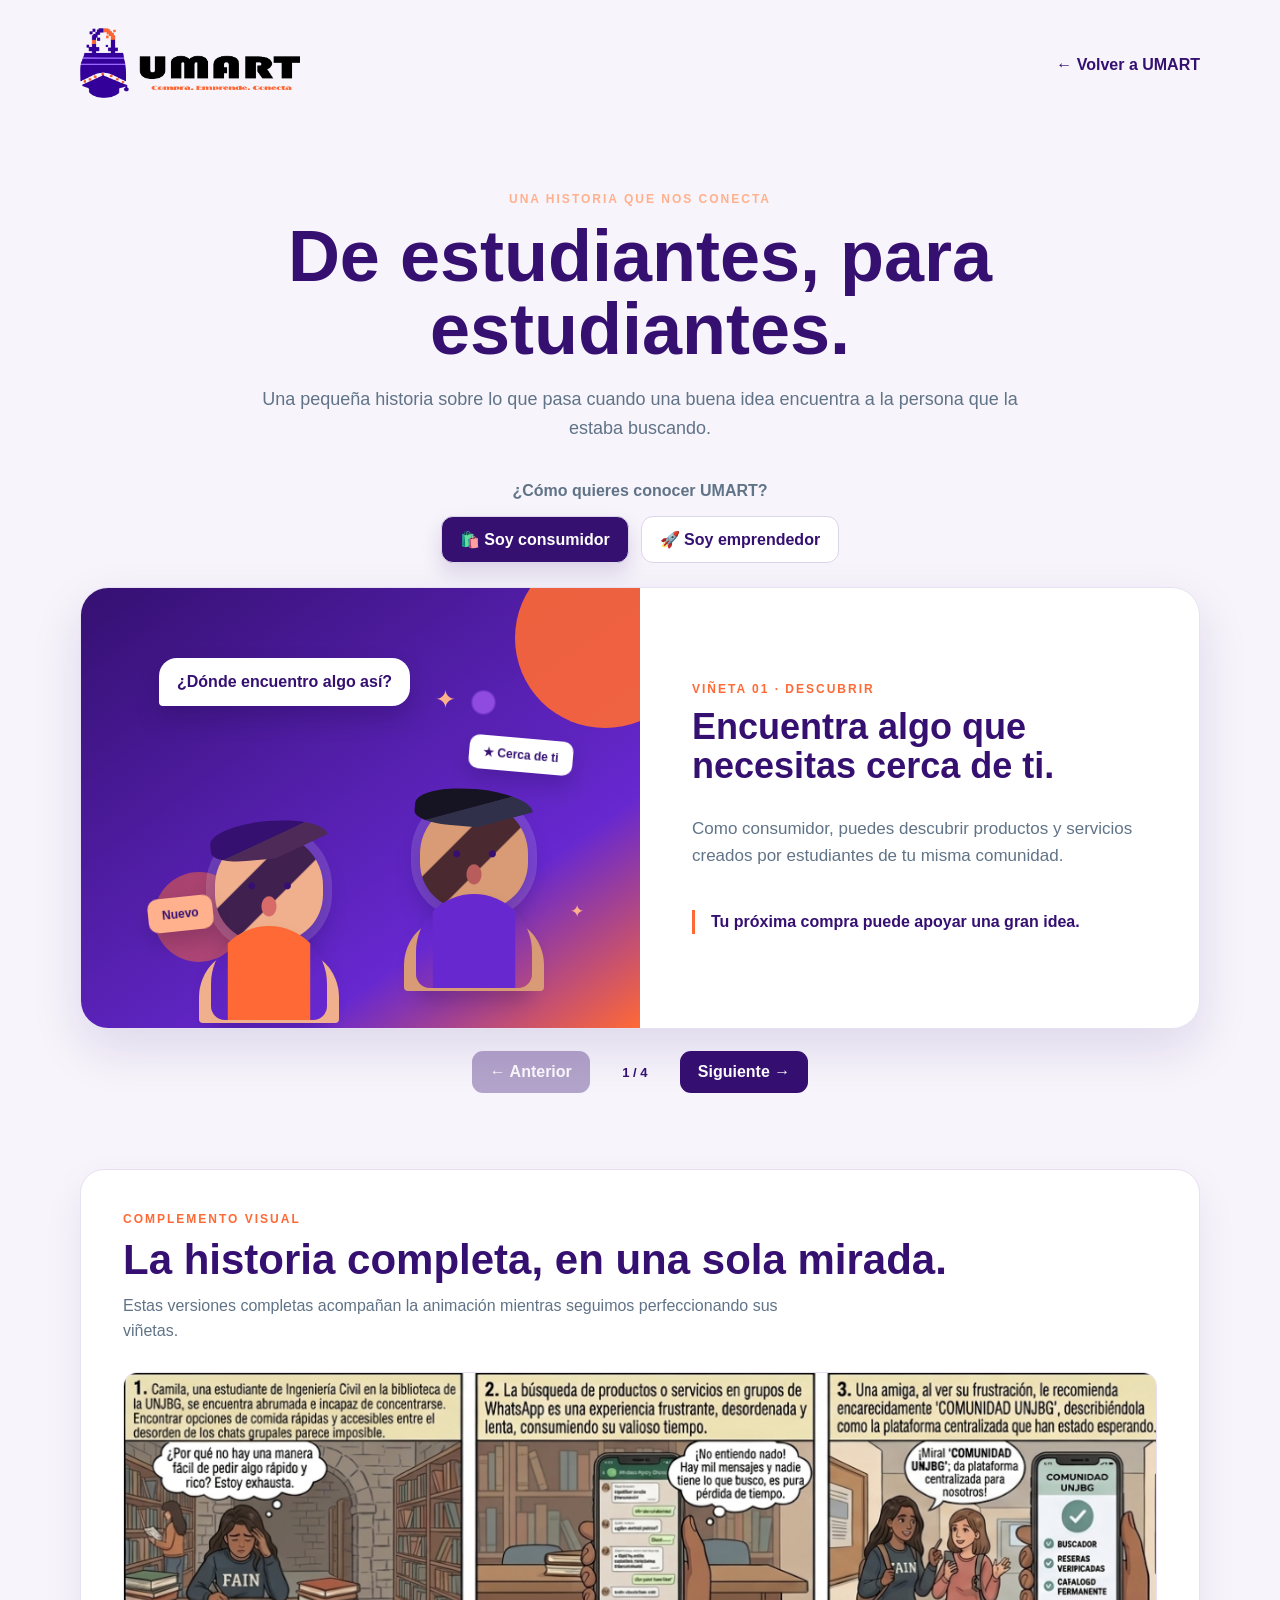
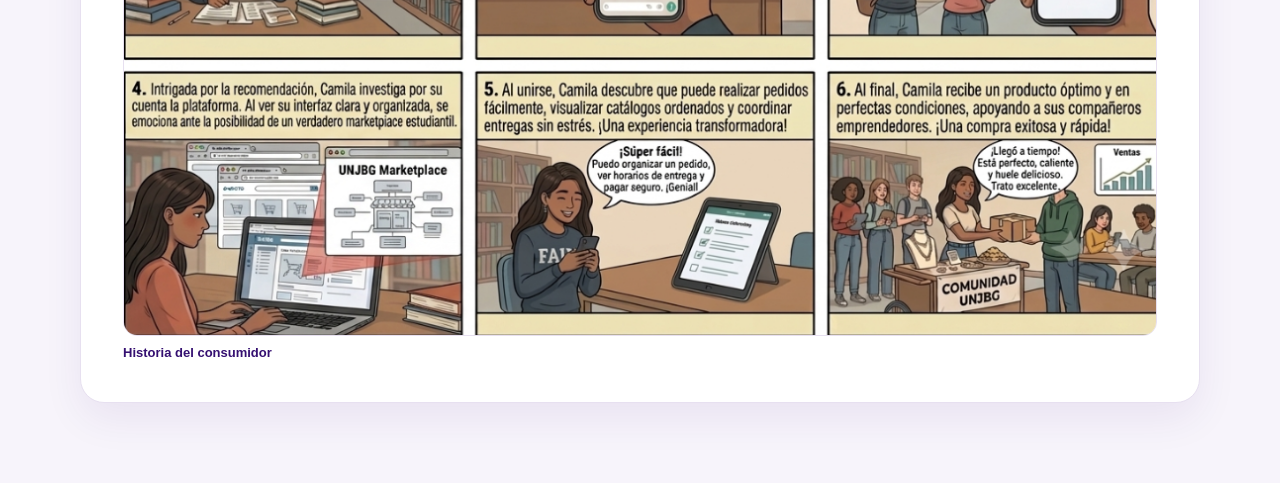
<file: storyboard.html>
<!doctype html>
<html lang="es">
<head>
  <meta charset="utf-8">
  <meta name="viewport" content="width=device-width, initial-scale=1">
  <title>UMART | De estudiantes, para estudiantes</title>
  <link rel="stylesheet" href="styles.css">
</head>
<body class="story-body">
  <main class="story-page">
    <header class="story-header">
      <a href="Landing.html"><img src="LOGO_UMART.png" alt="UMART: Compra, Emprende, Conecta"></a>
      <a class="story-back" href="Landing.html">← Volver a UMART</a>
    </header>
    <section class="story-intro">
      <div class="eyebrow">Una historia que nos conecta</div>
      <h1>De estudiantes, para estudiantes.</h1>
      <p>Una pequeña historia sobre lo que pasa cuando una buena idea encuentra a la persona que la estaba buscando.</p>
    </section>
    <section class="storyboard" aria-label="Storyboard de UMART">
      <div class="story-audience-picker" role="group" aria-label="Elige cómo quieres leer la historia">
        <p>¿Cómo quieres conocer UMART?</p>
        <button class="story-audience-button active" type="button" data-profile="consumidor" aria-pressed="true">🛍️ Soy consumidor</button>
        <button class="story-audience-button" type="button" data-profile="emprendedor" aria-pressed="false">🚀 Soy emprendedor</button>
      </div>
      <article class="story-scene active">
        <div class="story-scene-art" role="img" aria-label="Viñeta 1 del storyboard para consumidores">
          <div class="story-spark spark-one">✦</div><div class="story-spark spark-two">✦</div>
          <div class="story-bubble" data-story-bubble>¿Dónde encuentro algo así?</div>
          <div class="story-card card-one" data-story-card-one>★ Cerca de ti</div><div class="story-card card-two" data-story-card-two>Novedoso</div>
          <div class="story-person person-one"></div><div class="story-person person-two"></div>
        </div>
        <div class="story-copy"><span class="story-number" data-story-number>VIÑETA 01 · DESCUBRIR</span><h2 data-story-title>Encuentra algo que necesitas cerca de ti.</h2><p data-story-copy>Como consumidor, puedes descubrir productos y servicios creados por estudiantes de tu misma comunidad.</p><div class="story-reflection" data-story-reflection>Tu próxima compra puede apoyar una gran idea.</div></div>
      </article>
      <div class="story-controls"><button class="story-button" id="story-prev" type="button" disabled>← Anterior</button><span class="story-count" aria-live="polite">1 / 4</span><button class="story-button" id="story-next" type="button">Siguiente →</button></div>
      <section class="story-complement" aria-label="Storyboards completos">
        <div><span class="story-number">COMPLEMENTO VISUAL</span><h2>La historia completa, en una sola mirada.</h2><p>Estas versiones completas acompañan la animación mientras seguimos perfeccionando sus viñetas.</p></div>
        <div class="story-complement-grid"><figure class="active" data-complement-profile="consumidor"><img src="Storyboard.png/StoryboardConsumidor.png" alt="Storyboard completo del consumidor"><figcaption>Historia del consumidor</figcaption></figure><figure data-complement-profile="emprendedor"><img src="Storyboard.png/storyboardEmprendedor.png" alt="Storyboard completo del emprendedor"><figcaption>Historia del emprendedor</figcaption></figure></div>
      </section>
    </section>
  </main>
  <script>
    const scene = document.querySelector('.story-scene');
    const sceneArt = document.querySelector('.story-scene-art');
    const count = document.querySelector('.story-count');
    const previous = document.querySelector('#story-prev');
    const next = document.querySelector('#story-next');
    const profileButtons = [...document.querySelectorAll('[data-profile]')];
    const storyNumber = document.querySelector('[data-story-number]');
    const storyTitle = document.querySelector('[data-story-title]');
    const storyCopy = document.querySelector('[data-story-copy]');
    const storyReflection = document.querySelector('[data-story-reflection]');
    const storyBubble = document.querySelector('[data-story-bubble]');
    const storyCardOne = document.querySelector('[data-story-card-one]');
    const storyCardTwo = document.querySelector('[data-story-card-two]');
    const complementFigures = [...document.querySelectorAll('[data-complement-profile]')];
    const stories = {
      consumidor: {
        label: 'consumidores',
        scenes: [
          ['VIÑETA 01 · DESCUBRIR', 'Encuentra algo que necesitas cerca de ti.', 'Como consumidor, puedes descubrir productos y servicios creados por estudiantes de tu misma comunidad.', 'Tu próxima compra puede apoyar una gran idea.', '¿Dónde encuentro algo así?', '★ Cerca de ti', 'Nuevo'],
          ['VIÑETA 02 · EXPLORAR', 'Compara opciones pensadas para ti.', 'Explora publicaciones, revisa precios y encuentra lo que buscas sin perder tiempo en distintos grupos.', 'Cuando todo está en un solo lugar, elegir es más sencillo.', 'Quiero ver mis opciones', 'Mejor valorado', 'S/ 25'],
          ['VIÑETA 03 · CONECTAR', 'Habla directamente con quien vende.', 'Resuelve tus dudas y coordina tu compra con una persona real de tu campus.', 'La confianza también se construye conversando.', '¿Todavía tienes disponible?', 'Respuesta rápida', 'Campus'],
          ['VIÑETA 04 · APOYAR', 'Comprar aquí también mueve tu comunidad.', 'Cada compra ayuda a que el talento de otro estudiante siga creciendo.', 'Tu decisión puede abrirle espacio a una nueva historia.', '¡Gracias por apoyar!', 'Compra local', 'Conectados']
        ]
      },
      emprendedor: {
        label: 'emprendedores',
        scenes: [
          ['VIÑETA 01 · EMPEZAR', 'Tienes una idea que merece ser vista.', 'Como emprendedor, puedes convertir lo que sabes hacer en una propuesta para tu comunidad universitaria.', 'Toda oportunidad comienza cuando te animas a mostrarla.', 'Tengo algo que compartir', 'Mi emprendimiento', 'Idea nueva'],
          ['VIÑETA 02 · PUBLICAR', 'Crea tu vitrina dentro del campus.', 'Publica tus productos o servicios y organiza tu catálogo para que las personas encuentren lo que ofreces.', 'Tu talento se vuelve más visible cuando está en el lugar correcto.', 'Publicar producto', 'Tu catálogo', 'Listo'],
          ['VIÑETA 03 · CONECTAR', 'Llega a quienes ya están buscando.', 'Recibe consultas de estudiantes y conversa directamente con posibles compradores.', 'Una conversación puede convertirse en tu próximo cliente.', 'Tengo una consulta', 'Nuevo contacto', 'En línea'],
          ['VIÑETA 04 · CRECER', 'Haz crecer tu emprendimiento con tu comunidad.', 'Cada publicación, recomendación y compra te acerca a nuevas oportunidades dentro del campus.', 'Cuando tu emprendimiento avanza, toda la comunidad gana.', '¡Tenemos un pedido!', 'Nueva oportunidad', 'Celebrar']
        ]
      }
    };
    let profile = 'consumidor';
    let current = 0;
    const showScene = (index) => {
      const story = stories[profile];
      current = Math.max(0, Math.min(index, story.scenes.length - 1));
      const [number, title, copy, reflection, bubble, cardOne, cardTwo] = story.scenes[current];
      sceneArt.setAttribute('aria-label', `Viñeta ${current + 1} del storyboard para ${story.label}`);
      storyNumber.textContent = number;
      storyTitle.textContent = title;
      storyCopy.textContent = copy;
      storyReflection.textContent = reflection;
      storyBubble.textContent = bubble;
      storyCardOne.textContent = cardOne;
      storyCardTwo.textContent = cardTwo;
      complementFigures.forEach((figure) => figure.classList.toggle('active', figure.dataset.complementProfile === profile));
      count.textContent = `${current + 1} / ${story.scenes.length}`;
      previous.disabled = current === 0;
      next.disabled = current === story.scenes.length - 1;
      scene.classList.remove('active');
      window.requestAnimationFrame(() => scene.classList.add('active'));
    };
    profileButtons.forEach((button) => button.addEventListener('click', () => {
      profile = button.dataset.profile;
      current = 0;
      profileButtons.forEach((item) => { item.classList.toggle('active', item === button); item.setAttribute('aria-pressed', item === button ? 'true' : 'false'); });
      showScene(current);
    }));
    previous.addEventListener('click', () => showScene(current - 1));
    next.addEventListener('click', () => showScene(current + 1));
    showScene(0);
  </script>
</body>
</html>
</file>
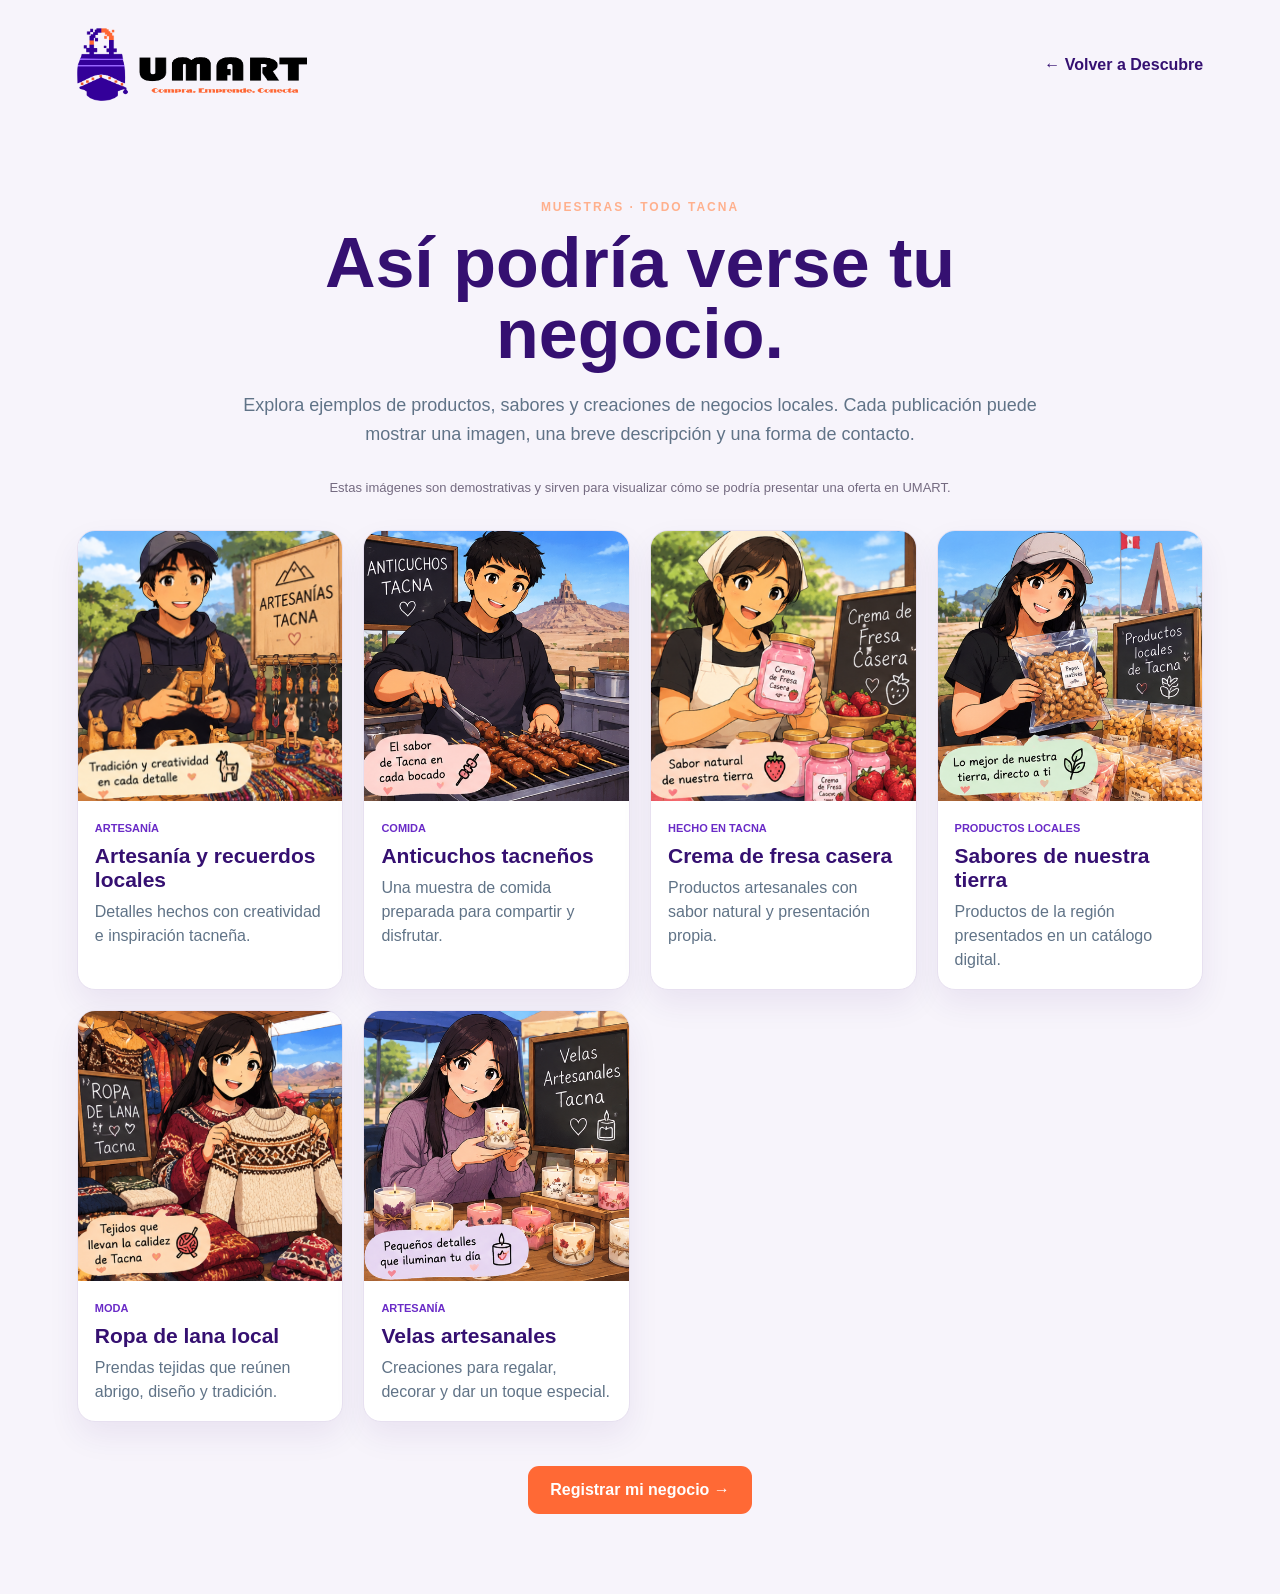
<file: html/galeria-tacna.html>
<!doctype html>
<html lang="es">
<head>
  <meta charset="utf-8">
  <meta name="viewport" content="width=device-width, initial-scale=1">
  <title>UMART | Muestras de negocios de Tacna</title>
  <link rel="stylesheet" href="../css/styles.css">
</head>
<body class="gallery-body">
  <main class="gallery-page">
    <header class="gallery-header">
      <a href="landingPage.html"><img src="../assets/LOGO_UMART.png" alt="UMART: Compra, Emprende, Conecta"></a>
      <a class="platform-back" href="landingPage.html#descubre">← Volver a Descubre</a>
    </header>
    <section class="gallery-hero">
      <div class="eyebrow">Muestras · Todo Tacna</div>
      <h1>Así podría verse tu negocio.</h1>
      <p>Explora ejemplos de productos, sabores y creaciones de negocios locales. Cada publicación puede mostrar una imagen, una breve descripción y una forma de contacto.</p>
    </section>
    <p class="demo-gallery-note">Estas imágenes son demostrativas y sirven para visualizar cómo se podría presentar una oferta en UMART.</p>
    <section class="demo-catalog-grid" aria-label="Ejemplos de productos y negocios locales">
      <article class="demo-catalog-card" id="artesania"><img src="../assets/Pictures.png/Artesan%C3%ADa.png" alt="Artesanías y recuerdos de Tacna"><div><span class="cat">ARTESANÍA</span><h2>Artesanía y recuerdos locales</h2><p>Detalles hechos con creatividad e inspiración tacneña.</p></div></article>
      <article class="demo-catalog-card" id="anticuchos"><img src="../assets/Pictures.png/comida.png" alt="Anticuchos preparados en Tacna"><div><span class="cat">COMIDA</span><h2>Anticuchos tacneños</h2><p>Una muestra de comida preparada para compartir y disfrutar.</p></div></article>
      <article class="demo-catalog-card" id="crema-fresa"><img src="../assets/Pictures.png/CremaFresa.png" alt="Crema de fresa casera"><div><span class="cat">HECHO EN TACNA</span><h2>Crema de fresa casera</h2><p>Productos artesanales con sabor natural y presentación propia.</p></div></article>
      <article class="demo-catalog-card" id="productos-locales"><img src="../assets/Pictures.png/ProductoLocal.png" alt="Papas nativas y productos locales de Tacna"><div><span class="cat">PRODUCTOS LOCALES</span><h2>Sabores de nuestra tierra</h2><p>Productos de la región presentados en un catálogo digital.</p></div></article>
      <article class="demo-catalog-card" id="ropa-lana"><img src="../assets/Pictures.png/RopaLana.png" alt="Prendas tejidas de lana"><div><span class="cat">MODA</span><h2>Ropa de lana local</h2><p>Prendas tejidas que reúnen abrigo, diseño y tradición.</p></div></article>
      <article class="demo-catalog-card" id="velas"><img src="../assets/Pictures.png/VelaArtesanal.png" alt="Velas artesanales"><div><span class="cat">ARTESANÍA</span><h2>Velas artesanales</h2><p>Creaciones para regalar, decorar y dar un toque especial.</p></div></article>
    </section>
    <a class="btn orange gallery-cta" href="https://campus-emprende.vercel.app/" target="_blank" rel="noopener noreferrer">Registrar mi negocio →</a>
  </main>
</body>
</html>
</file>
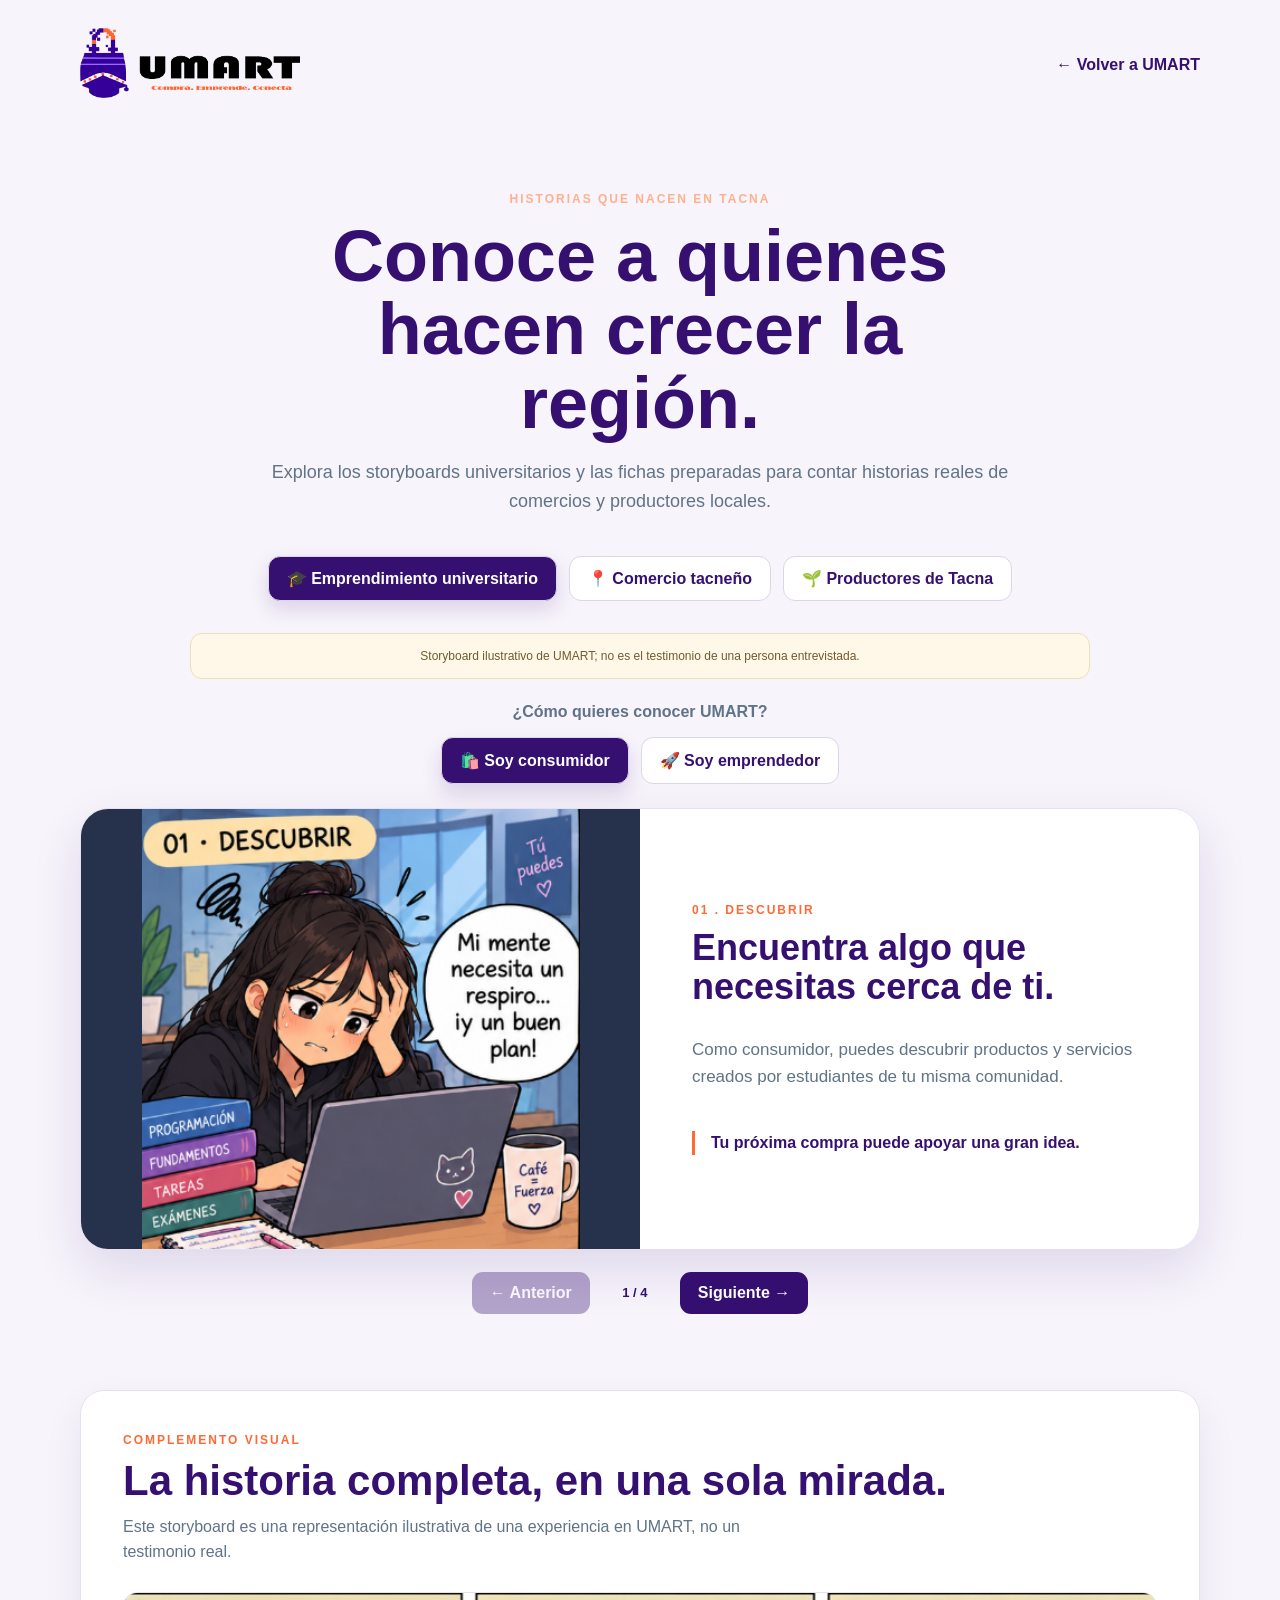
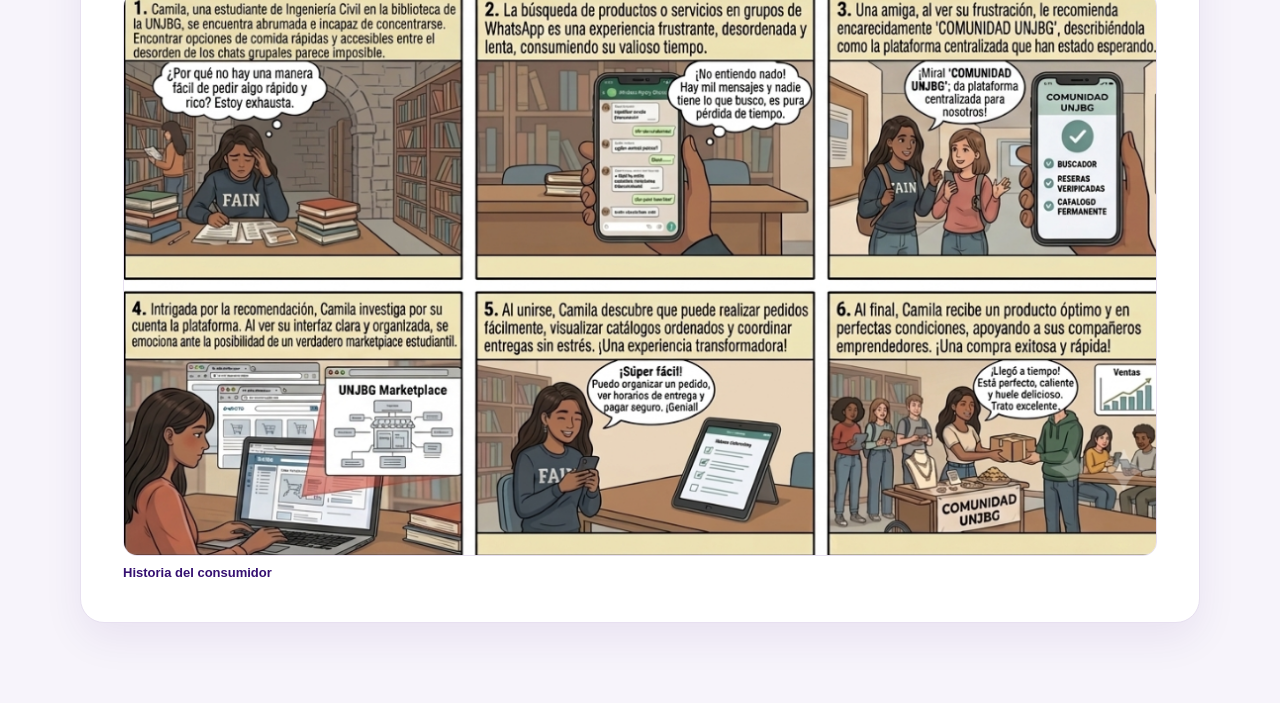
<file: html/historias.html>
<!doctype html>
<html lang="es">
<head>
  <meta charset="utf-8">
  <meta name="viewport" content="width=device-width, initial-scale=1">
  <title>UMART | Historias de Campus y Tacna</title>
  <link rel="stylesheet" href="../css/styles.css">
  <style>
    .history-mode-picker{display:flex;justify-content:center;gap:12px;flex-wrap:wrap;margin:26px auto 32px}.history-mode-button{padding:12px 18px;border:1px solid #ddd5e8;border-radius:12px;background:#fff;color:#351071;font:inherit;font-weight:900;cursor:pointer}.history-mode-button.active{background:#351071;color:#fff;box-shadow:0 8px 20px #35107126}.history-mode-button:focus-visible{outline:3px solid #ffb08d;outline-offset:3px}[hidden]{display:none!important}.local-stories{margin:0 auto 64px}.local-story-heading{text-align:center;margin:0 auto 26px;max-width:760px}.local-story-heading h2{font-size:clamp(28px,4vw,40px);color:#351071;margin:10px 0}.local-story-heading p{color:#607387;line-height:1.6}.local-case-grid{display:grid;grid-template-columns:repeat(2,minmax(0,1fr));gap:20px}.local-case{padding:26px;border:1px solid #e7e0f0;border-radius:20px;background:#fff;box-shadow:0 12px 32px #3510710c}.local-case-kicker{color:#ff6935;font-size:11px;font-weight:950;letter-spacing:1.3px;text-transform:uppercase}.local-case h3{color:#351071;font-size:23px;margin:10px 0}.local-case p{color:#607387;line-height:1.6}.case-flow{margin:18px 0;padding:15px;border-radius:12px;background:#f7f4fb;color:#51485f;line-height:1.55;font-size:14px}.case-metrics{display:grid;grid-template-columns:1fr 1fr;gap:10px;margin-top:18px}.case-metric{padding:14px;border-radius:12px;background:#f2edf8}.case-metric strong{display:block;color:#351071;font-size:24px}.case-metric span{display:block;margin-top:4px;color:#71677e;font-size:11px;line-height:1.4}.case-next{display:flex;justify-content:space-between;align-items:center;gap:16px;margin-top:22px;padding:20px;border-radius:16px;background:#351071;color:#fff}.case-next p{margin:0;color:#eadfff}.case-next a{flex:none;color:#fff;font-weight:900}@media(max-width:700px){.local-case-grid{grid-template-columns:1fr}.local-case{padding:21px}.case-next{align-items:flex-start;flex-direction:column}}
    .story-scene-art.with-comic-panel{background-color:#26324b;background-position:center;background-repeat:no-repeat;background-size:contain}.story-scene-art.with-comic-panel:before,.story-scene-art.with-comic-panel:after,.story-scene-art.with-comic-panel .story-spark,.story-scene-art.with-comic-panel .story-bubble,.story-scene-art.with-comic-panel .story-card,.story-scene-art.with-comic-panel .story-person{display:none}
  </style>
</head>
<body class="story-body">
  <main class="story-page">
    <header class="story-header">
      <a href="landingPage.html"><img src="../assets/LOGO_UMART.png" alt="UMART: Compra, Emprende, Conecta"></a>
      <a class="story-back" href="landingPage.html">← Volver a UMART</a>
    </header>
    <section class="story-intro">
      <div class="eyebrow">Historias que nacen en Tacna</div>
      <h1>Conoce a quienes hacen crecer la región.</h1>
      <p>Explora los storyboards universitarios y las fichas preparadas para contar historias reales de comercios y productores locales.</p>
    </section>
    <div class="history-mode-picker" role="group" aria-label="Selecciona un perfil">
      <button class="history-mode-button active" type="button" data-history-mode="campus" aria-pressed="true">🎓 Emprendimiento universitario</button>
      <button class="history-mode-button" type="button" data-history-mode="tacna" aria-pressed="false">📍 Comercio tacneño</button>
      <button class="history-mode-button" type="button" data-history-mode="producer" aria-pressed="false">🌱 Productores de Tacna</button>
    </div>
    <div id="campus-stories">
    <section class="storyboard" aria-label="Storyboard universitario de UMART">
      <div class="story-template-note">Storyboard ilustrativo de UMART; no es el testimonio de una persona entrevistada.</div>
      <div class="story-audience-picker" role="group" aria-label="Elige cómo quieres leer la historia">
        <p>¿Cómo quieres conocer UMART?</p>
        <button class="story-audience-button active" type="button" data-profile="consumidor" aria-pressed="true">🛍️ Soy consumidor</button>
        <button class="story-audience-button" type="button" data-profile="emprendedor" aria-pressed="false">🚀 Soy emprendedor</button>
      </div>
      <article class="story-scene active">
        <div class="story-scene-art" role="img" aria-label="Viñeta 1 del storyboard para consumidores">
          <div class="story-spark spark-one">✦</div><div class="story-spark spark-two">✦</div>
          <div class="story-bubble" data-story-bubble>¿Dónde encuentro algo así?</div>
          <div class="story-card card-one" data-story-card-one>★ Cerca de ti</div><div class="story-card card-two" data-story-card-two>Novedoso</div>
          <div class="story-person person-one"></div><div class="story-person person-two"></div>
        </div>
        <div class="story-copy"><span class="story-number" data-story-number>01 . DESCUBRIR</span><h2 data-story-title>Encuentra algo que necesitas cerca de ti.</h2><p data-story-copy>Como consumidor, puedes descubrir productos y servicios creados por estudiantes de tu misma comunidad.</p><div class="story-reflection" data-story-reflection>Tu próxima compra puede apoyar una gran idea.</div></div>
      </article>
      <div class="story-controls"><button class="story-button" id="story-prev" type="button" disabled>← Anterior</button><span class="story-count" aria-live="polite">1 / 4</span><button class="story-button" id="story-next" type="button">Siguiente →</button></div>
      <section class="story-complement" aria-label="Storyboards completos">
        <div><span class="story-number">COMPLEMENTO VISUAL</span><h2>La historia completa, en una sola mirada.</h2><p>Este storyboard es una representación ilustrativa de una experiencia en UMART, no un testimonio real.</p></div>
        <div class="story-complement-grid"><figure class="active" data-complement-profile="consumidor"><img src="../assets/Storyboard.png/StoryboardConsumidor.png" alt="Storyboard completo del consumidor"><figcaption>Historia del consumidor</figcaption></figure><figure data-complement-profile="emprendedor"><img src="../assets/Storyboard.png/storyboardEmprendedor.png" alt="Storyboard completo del emprendedor"><figcaption>Historia del emprendedor</figcaption></figure></div>
      </section>
    </section>
    </div>
    <section id="tacna-stories" class="local-stories" hidden aria-labelledby="tacna-stories-title">
      <div class="local-story-heading"><span class="story-number">NEGOCIOS LOCALES DE TACNA</span><h2 id="tacna-stories-title">Historias de negocios que quieren llegar más lejos</h2><p>Ejemplos de cómo mercadillos, galerías y pequeños negocios podrían mostrar sus productos y conectar con nuevos compradores.</p><p class="story-template-note">Escenarios de muestra: nombres, cifras y resultados son ilustrativos; no corresponden a casos reales de UMART.</p></div>
      <div class="local-case-grid">
        <article class="local-case"><span class="local-case-kicker">CASO 01 · GALERÍA COMERCIAL “EL BAZAR”</span><h3>Un catálogo listo para compartir</h3><p>Una tienda de accesorios organiza sus productos en un catálogo digital y facilita que sus clientes consulten novedades y disponibilidad desde WhatsApp.</p><div class="case-flow"><strong>La historia:</strong> De mostrar productos solo en el local a tener una vitrina que se puede compartir diariamente con compradores de Tacna y de la región.</div><div class="case-metrics"><div class="case-metric"><strong>+65%</strong><span>Consultas por WhatsApp<br>(Incremento ilustrativo en 60 días)</span></div><div class="case-metric"><strong>240+</strong><span>Pedidos desde catálogo<br>(Cifra ilustrativa)</span></div></div></article>
        <article class="local-case"><span class="local-case-kicker">CASO 02 · PRODUCTOS REGIONALES “SABORES DE TACNA”</span><h3>Productos locales a nuevos visitantes</h3><p>Un negocio de productos regionales presenta su oferta para que visitantes de Tacna puedan descubrirla antes o durante su recorrido por la ciudad.</p><div class="case-flow"><strong>La historia:</strong> Una publicación con ubicación, catálogo y contacto directo abre oportunidades de conversación con compradores locales y visitantes de frontera.</div><div class="case-metrics"><div class="case-metric"><strong>+380</strong><span>Consultas de visitantes<br>(Cifra ilustrativa)</span></div><div class="case-metric"><strong>+40%</strong><span>Ventas a visitantes<br>(Incremento ilustrativo)</span></div></div></article>
      </div>
      <div class="case-next"><p><strong>¿Tienes un negocio en Tacna?</strong><br>Tu experiencia podría convertirse en una historia de crecimiento local.</p><a href="landingPage.html#contacto">Conversemos →</a></div>
    </section>
    <section id="producer-stories" class="local-stories producer-stories" hidden aria-labelledby="producer-stories-title">
      <div class="local-story-heading"><span class="story-number">PRODUCCIÓN LOCAL · TACNA</span><h2 id="producer-stories-title">Historias de quienes producen en Tacna</h2><p>Plantillas visuales para destacar el origen, el proceso y la oferta de productores. Las ubicaciones y testimonios se completarán cuando se validen con cada participante.</p></div>
      <div class="local-case-grid producer-story-grid">
        <article class="local-case story-template-card"><img src="../assets/Pictures.png/ProductoLocal.png" alt="Ilustración de productos regionales, usada como ejemplo y no como perfil de una persona registrada" loading="lazy" decoding="async"><div class="story-template-body"><span class="local-case-kicker">FICHA DE EJEMPLO · PRODUCTOS REGIONALES</span><h3>Del producto local a nuevos compradores</h3><p>Una estructura para conocer qué produce una persona y cómo prepara su oferta.</p><div class="story-metadata"><span>Productor/a: por entrevistar</span><span>Provincia y zona: por validar</span></div><details class="story-details"><summary>Leer historia completa</summary><div><p><strong>Cómo empezó:</strong> pendiente de entrevista.</p><p><strong>Actividad y proceso:</strong> registrar el producto, su origen y las etapas de elaboración.</p><p><strong>Desafío y motivación:</strong> completar con la experiencia expresada por su protagonista.</p><p><strong>Oferta y cómo encontrarla:</strong> confirmar presentación, temporada, disponibilidad y zona pública.</p><blockquote>«Añadir una frase real con autorización del productor o productora.»</blockquote><a href="landingPage.html#contacto">Conversemos con UMART →</a></div></details></div></article>
        <article class="local-case story-template-card"><img src="../assets/Pictures.png/RopaLana.png" alt="Ilustración de prendas textiles de lana, como ejemplo de producción local" loading="lazy" decoding="async"><div class="story-template-body"><span class="local-case-kicker">FICHA DE EJEMPLO · TEXTILES</span><h3>Tradición, materiales y trabajo local</h3><p>Una ficha para contar el proceso de producción textil y presentar una oferta regional.</p><div class="story-metadata"><span>Productor/a: por entrevistar</span><span>Zona: por validar</span></div><details class="story-details"><summary>Leer historia completa</summary><div><p><strong>Inicio y trayectoria:</strong> contenido por levantar en una entrevista.</p><p><strong>Proceso y desafío:</strong> describir materiales y trabajo solo con información confirmada.</p><p><strong>Oferta:</strong> incorporar prendas, opciones de pedido y puntos de entrega acordados.</p><blockquote>«Añadir una frase real con autorización de la persona entrevistada.»</blockquote><a href="landingPage.html#contacto">Conversemos con UMART →</a></div></details></div></article>
      </div>
      <p class="story-data-note">Todas estas fichas son estructuras de demostración; no representan testimonios, productores ni resultados reales.</p>
      <div class="case-next"><p><strong>¿Produces en Tacna?</strong><br>Conversemos para conocer tu actividad y validar qué información deseas compartir.</p><a href="landingPage.html#contacto">Hablar con UMART →</a></div>
    </section>
  </main>
  <script>
    const historyButtons=[...document.querySelectorAll('[data-history-mode]')];
    const historyViews={campus:document.querySelector('#campus-stories'),tacna:document.querySelector('#tacna-stories'),producer:document.querySelector('#producer-stories')};
    const showHistoryMode=(mode)=>{
      Object.entries(historyViews).forEach(([key,view])=>{if(view)view.hidden=key!==mode});
      historyButtons.forEach(button=>{const active=button.dataset.historyMode===mode;button.classList.toggle('active',active);button.setAttribute('aria-pressed',String(active))});
    };
    historyButtons.forEach(button=>button.addEventListener('click',()=>showHistoryMode(button.dataset.historyMode)));
    const requestedStory=new URLSearchParams(location.search).get('perfil');
    showHistoryMode(requestedStory==='productores'?'producer':'campus');
  </script>
  <script>
    const scene = document.querySelector('.story-scene');
    const sceneArt = document.querySelector('.story-scene-art');
    const count = document.querySelector('.story-count');
    const previous = document.querySelector('#story-prev');
    const next = document.querySelector('#story-next');
    const profileButtons = [...document.querySelectorAll('[data-profile]')];
    const storyNumber = document.querySelector('[data-story-number]');
    const storyTitle = document.querySelector('[data-story-title]');
    const storyCopy = document.querySelector('[data-story-copy]');
    const storyReflection = document.querySelector('[data-story-reflection]');
    const storyBubble = document.querySelector('[data-story-bubble]');
    const storyCardOne = document.querySelector('[data-story-card-one]');
    const storyCardTwo = document.querySelector('[data-story-card-two]');
    const complementFigures = [...document.querySelectorAll('[data-complement-profile]')];
    const consumerPanels = [
      '../assets/Storyboard.png/consumidor-vineta-01.png',
      '../assets/Storyboard.png/consumidor-vineta-02.png',
      '../assets/Storyboard.png/consumidor-vineta-03.png',
      '../assets/Storyboard.png/consumidor-vineta-04.png'
    ];
    const entrepreneurPanels = [
      '../assets/Storyboard.png/emprendedor-vineta-01.png',
      '../assets/Storyboard.png/emprendedor-vineta-02.png',
      '../assets/Storyboard.png/emprendedor-vineta-03.png',
      '../assets/Storyboard.png/emprendedor-vineta-04.png'
    ];
    const stories = {
      consumidor: {
        label: 'consumidores',
        scenes: [
          ['01 . DESCUBRIR', 'Encuentra algo que necesitas cerca de ti.', 'Como consumidor, puedes descubrir productos y servicios creados por estudiantes de tu misma comunidad.', 'Tu próxima compra puede apoyar una gran idea.', '¿Dónde encuentro algo así?', '★ Cerca de ti', 'Nuevo'],
          ['02 . EXPLORAR', 'Compara opciones pensadas para ti.', 'Explora publicaciones, revisa precios y encuentra lo que buscas sin perder tiempo en distintos grupos.', 'Cuando todo está en un solo lugar, elegir es más sencillo.', 'Quiero ver mis opciones', 'Mejor valorado', 'S/ 25'],
          ['03 . CONECTAR', 'Habla directamente con quien vende.', 'Resuelve tus dudas y coordina tu compra con una persona real de tu campus.', 'La confianza también se construye conversando.', '¿Todavía tienes disponible?', 'Respuesta rápida', 'Campus'],
          ['04 . APOYAR', 'Comprar aquí también mueve tu comunidad.', 'Cada compra ayuda a que el talento de otro estudiante siga creciendo.', 'Tu decisión puede abrirle espacio a una nueva historia.', '¡Gracias por apoyar!', 'Compra local', 'Conectados']
        ]
      },
      emprendedor: {
        label: 'emprendedores',
        scenes: [
          ['01 . EMPEZAR', 'Tienes una idea que merece ser vista.', 'Como emprendedor, puedes convertir lo que sabes hacer en una propuesta para tu comunidad universitaria.', 'Toda oportunidad comienza cuando te animas a mostrarla.', 'Tengo algo que compartir', 'Mi emprendimiento', 'Idea nueva'],
          ['02 . EXPLORAR', 'Crea tu vitrina dentro del campus.', 'Publica tus productos o servicios y organiza tu catálogo para que las personas encuentren lo que ofreces.', 'Tu talento se vuelve más visible cuando está en el lugar correcto.', 'Publicar producto', 'Tu catálogo', 'Listo'],
          ['03 . CONECTAR', 'Llega a quienes ya están buscando.', 'Recibe consultas de estudiantes y conversa directamente con posibles compradores.', 'Una conversación puede convertirse en tu próximo cliente.', 'Tengo una consulta', 'Nuevo contacto', 'En línea'],
          ['04 . CRECER', 'Haz crecer tu emprendimiento con tu comunidad.', 'Cada publicación, recomendación y compra te acerca a nuevas oportunidades dentro del campus.', 'Cuando tu emprendimiento avanza, toda la comunidad gana.', '¡Tenemos un pedido!', 'Nueva oportunidad', 'Celebrar']
        ]
      }
    };
    let profile = 'consumidor';
    let current = 0;
    const showScene = (index) => {
      const story = stories[profile];
      current = Math.max(0, Math.min(index, story.scenes.length - 1));
      const [number, title, copy, reflection, bubble, cardOne, cardTwo] = story.scenes[current];
      const profilePanels = profile === 'consumidor' ? consumerPanels : entrepreneurPanels;
      sceneArt.classList.add('with-comic-panel');
      sceneArt.style.backgroundImage = `url("${profilePanels[current]}")`;
      sceneArt.setAttribute('aria-label', `Viñeta ${current + 1} del storyboard para ${story.label}`);
      storyNumber.textContent = number;
      storyTitle.textContent = title;
      storyCopy.textContent = copy;
      storyReflection.textContent = reflection;
      storyBubble.textContent = bubble;
      storyCardOne.textContent = cardOne;
      storyCardTwo.textContent = cardTwo;
      complementFigures.forEach((figure) => figure.classList.toggle('active', figure.dataset.complementProfile === profile));
      count.textContent = `${current + 1} / ${story.scenes.length}`;
      previous.disabled = current === 0;
      next.disabled = current === story.scenes.length - 1;
      scene.classList.remove('active');
      window.requestAnimationFrame(() => scene.classList.add('active'));
    };
    profileButtons.forEach((button) => button.addEventListener('click', () => {
      profile = button.dataset.profile;
      current = 0;
      profileButtons.forEach((item) => { item.classList.toggle('active', item === button); item.setAttribute('aria-pressed', item === button ? 'true' : 'false'); });
      showScene(current);
    }));
    previous.addEventListener('click', () => showScene(current - 1));
    next.addEventListener('click', () => showScene(current + 1));
    showScene(0);
  </script>
</body>
</html>
</file>
<file: styles.css>
*{box-sizing:border-box}html{scroll-behavior:smooth}body{margin:0;font-family:Arial,Helvetica,sans-serif;color:#142b43;background:#fff;overflow-x:hidden}
.scroll-progress{position:fixed;z-index:20;top:0;left:0;width:100%;height:4px;background:#ffffff22;pointer-events:none}.scroll-progress span{display:block;width:0;height:100%;background:#ff6935;box-shadow:0 0 14px #ff6935;transition:width .08s linear}.scroll-orb{position:fixed;z-index:-1;width:180px;height:180px;border-radius:50%;filter:blur(2px);opacity:.22;pointer-events:none;transition:transform .2s ease}.orb-one{top:18%;right:-75px;background:#ff6935}
.wrap{max-width:1400px;margin:auto}
nav{height:78px;padding:0 6%;display:flex;align-items:center;justify-content:space-between;border-bottom:1px solid #eee}
.logo{font-size:24px;font-weight:900;letter-spacing:2px;color:#351071}.links{display:flex;gap:28px;font-size:14px;font-weight:700;color:#526477}.links a{color:inherit;text-decoration:none}.links a:hover{color:#351071}.login{background:#351071;color:#fff;padding:12px 21px;border-radius:24px}
.hero{background:linear-gradient(120deg,#260653,#5520b4);color:white;padding:70px 6%;display:grid;grid-template-columns:1fr 1fr;gap:50px;align-items:center}
.eyebrow{font-size:12px;letter-spacing:2px;font-weight:900;color:#ffb08d;text-transform:uppercase}
h1{font-size:60px;line-height:1.02;margin:14px 0 18px}.hero p{font-size:19px;line-height:1.55;color:#eee7ff;max-width:650px}
.buttons{display:flex;gap:13px;margin-top:28px}.btn{padding:15px 22px;border-radius:11px;font-weight:900;text-decoration:none;display:inline-block}.orange{background:#ff6935;color:white}.ghost{border:1px solid #ffffff66;color:white}
.hero-photo{height:470px;border-radius:28px;overflow:hidden;position:relative;box-shadow:0 25px 60px #13042e99}.hero-photo-depth{height:100%;position:relative;transform:translateY(var(--scroll-depth,0px)) scale(1.02)}.hero-photo img{width:100%;height:100%;object-fit:cover}.tag{position:absolute;bottom:18px;left:18px;background:white;color:#351071;padding:13px 17px;border-radius:13px;font-weight:900}
.intro{padding:70px 6% 35px;text-align:center}.intro h2,.section h2{color:#351071;font-size:40px;margin:10px 0 12px}.intro p,.section>p{color:#607387;line-height:1.55;font-size:17px;max-width:760px;margin:auto}
.cards{padding:35px 6% 75px;display:grid;grid-template-columns:1fr 1fr;gap:28px}
.audience{border-radius:24px;overflow:hidden;background:#fff;border:1px solid #e7e0f0;box-shadow:0 14px 38px #35107112}.audience img{width:100%;height:250px;object-fit:cover}.audience-body{padding:28px}.audience h3{font-size:28px;color:#351071;margin:0 0 10px}.audience p{color:#607387;line-height:1.5}.audience ul{line-height:1.9;color:#314b64;padding-left:20px}.audience .btn{background:#351071;color:white;margin-top:5px}
.section{background:#f7f4fb;padding:70px 6%;text-align:center}.features{display:grid;grid-template-columns:repeat(3,1fr);gap:20px;margin-top:35px}.feature{background:white;border-radius:19px;overflow:hidden;text-align:left;border:1px solid #e8e1f1}.feature img{height:180px;width:100%;object-fit:cover}.feature div{padding:22px}.feature h4{font-size:19px;color:#351071;margin:0 0 8px}.feature p{color:#65788a;line-height:1.5;margin:0}
.products{padding:70px 6%;text-align:center}.productgrid{display:grid;grid-template-columns:repeat(4,1fr);gap:18px;margin-top:32px}.product{border:1px solid #e7e7ee;border-radius:16px;overflow:hidden;text-align:left;background:white}.product img{width:100%;height:175px;object-fit:cover}.product div{padding:14px}.cat{font-size:11px;color:#6a2bc7;font-weight:800}.product b{display:block;margin-top:7px}.price{float:right;color:#0c3555;font-weight:900}
.scroll-section,.products,.campus-section,.how,.faq-section,.cta,.whatsapp-section{--section-shift:0px;transition:background-color .7s ease,transform .7s ease}.scroll-section.is-visible,.products.is-visible,.campus-section.is-visible,.how.is-visible,.faq-section.is-visible,.cta.is-visible,.whatsapp-section.is-visible{animation:section-rise .8s both}.scroll-message{color:#ffb08d;font-size:13px;font-weight:800;letter-spacing:.3px;margin:18px 0 0;transition:opacity .3s ease,transform .3s ease}.scroll-message.message-change{opacity:0;transform:translateY(6px)}
@keyframes section-rise{from{opacity:.35;transform:translateY(22px)}to{opacity:1;transform:translateY(0)}}
.how{background:#fff;padding:70px 6%;text-align:center}.steps{display:grid;grid-template-columns:repeat(4,1fr);gap:15px;margin-top:35px}.step{padding:20px}.num{margin:auto;width:44px;height:44px;border-radius:50%;background:#ff6935;color:#fff;display:grid;place-items:center;font-weight:900}.step h4{color:#351071;font-size:17px}.step p{color:#687b8d;font-size:14px;line-height:1.45}
.cta{margin:0 6% 70px;padding:52px;border-radius:25px;background:linear-gradient(120deg,#351071,#6728d0);color:#fff;display:flex;align-items:center;justify-content:space-between;gap:25px}.cta h2{color:white;font-size:36px;margin:0 0 8px}.cta p{color:#eadfff;max-width:650px;line-height:1.5;margin:0}
footer{padding:30px 6%;border-top:1px solid #e7e0f0;background:#faf8fd;color:#6d7c8b;display:flex;justify-content:space-between;align-items:center;gap:32px;font-size:13px}.footer-brand{display:flex;align-items:center;gap:12px}.footer-mark{width:38px;height:38px;display:grid;place-items:center;border-radius:12px;background:#351071;color:#ff6935;font-size:22px;font-weight:900;box-shadow:0 8px 18px #3510712e}.footer-tagline{display:block;margin-top:3px}.socials{display:flex;align-items:center;gap:16px;flex-wrap:wrap}.socials p{margin:0;color:#526477}.social-links{display:flex;gap:10px}.social-link{padding:10px 15px;border:1px solid #ddd5e8;border-radius:10px;color:#351071;font-weight:800;text-decoration:none;background:#fff;transition:background .2s,color .2s}.social-link:hover{background:#351071;color:#fff}
.platform-body{background:#f8f6fc}.platform-page{min-height:100vh;padding:28px 6% 60px;background:radial-gradient(circle at 82% 20%,#fff1eb 0,transparent 28%),#f8f6fc;color:#142b43}.platform-header{max-width:1240px;margin:auto;display:flex;align-items:center;justify-content:space-between;gap:24px}.platform-logo{display:block;width:min(250px,48vw);height:auto}.platform-back{color:#351071;text-decoration:none;font-weight:800}.platform-shell{max-width:1240px;margin:11vh auto 0;display:grid;grid-template-columns:1.1fr .9fr;align-items:center;gap:8vw}.platform-content{max-width:700px}.platform-content .eyebrow{color:#ff6935}.platform-content h1{color:#351071;font-size:clamp(42px,5vw,70px);line-height:1.02;margin:14px 0 22px}.platform-content p{color:#607387;font-size:19px;line-height:1.6;max-width:610px;margin:0 0 30px}.platform-cta{box-shadow:0 14px 28px #ff693533}.platform-points{display:flex;flex-wrap:wrap;gap:10px;margin-top:28px;color:#526477;font-size:13px;font-weight:800}.platform-points span{padding:9px 12px;border:1px solid #e5deed;border-radius:999px;background:#fff}.platform-panel{min-height:360px;padding:42px;border-radius:28px;background:linear-gradient(145deg,#351071,#6728d0);color:#fff;display:flex;flex-direction:column;justify-content:flex-end;box-shadow:0 24px 55px #3510712e;position:relative;overflow:hidden}.platform-panel:before{content:"";position:absolute;width:230px;height:230px;border:34px solid #ff6935;border-radius:50%;top:-85px;right:-60px;opacity:.9}.platform-panel-label{color:#ffb08d;font-size:12px;font-weight:900;letter-spacing:3px;text-transform:uppercase}.platform-panel strong{font-size:32px;line-height:1.1;margin:14px 0}.platform-panel>span:last-child{color:#eadfff;line-height:1.5}
@media(max-width:900px){.hero{grid-template-columns:1fr}.cards,.features{grid-template-columns:1fr}.productgrid{grid-template-columns:1fr 1fr}.steps{grid-template-columns:1fr 1fr}.links{display:none}.hero h1{font-size:46px}}
@media(max-width:900px){.platform-shell{grid-template-columns:1fr;margin-top:8vh}.platform-panel{min-height:280px;max-width:620px}}
@media(max-width:560px){.productgrid,.steps{grid-template-columns:1fr}.hero h1{font-size:38px}.hero-photo{height:360px}footer{flex-direction:column;align-items:flex-start}.socials{align-items:flex-start;flex-direction:column;gap:10px}.social-links{width:100%}.social-link{flex:1;text-align:center}.platform-page{padding:20px 6% 40px}.platform-header{align-items:flex-start;flex-direction:column}.platform-back{font-size:14px}.platform-shell{margin-top:7vh}.platform-content h1{font-size:42px}.platform-content p{font-size:17px}.platform-panel{padding:30px;min-height:260px}.platform-panel strong{font-size:27px}}
.logo{display:block;line-height:0}.logo-image{display:block;width:150px;height:auto}.footer-logo-image{display:block;width:150px;height:auto}.platform-logo{background:#fff;border-radius:8px}
.whatsapp-section{margin:0 6% 70px;padding:50px 6%;border-radius:26px;background:#e9f8ef;display:flex;align-items:center;justify-content:space-between;gap:36px;border:1px solid #c9ebd6}.whatsapp-content{max-width:720px}.whatsapp-content h2{color:#174d31;font-size:clamp(30px,4vw,44px);line-height:1.08;margin:10px 0 14px}.whatsapp-content p{color:#416451;font-size:17px;line-height:1.55;margin:0 0 25px}.whatsapp-button{display:inline-flex;align-items:center;gap:12px;padding:15px 22px;border-radius:11px;background:#1ca663;color:#fff;text-decoration:none;font-weight:900;box-shadow:0 12px 24px #1ca66338}.whatsapp-button:hover{background:#14864f}.whatsapp-number{min-width:230px;padding:24px;border-radius:18px;background:#fff;color:#174d31;box-shadow:0 12px 28px #174d3117}.whatsapp-number span,.whatsapp-number small{display:block}.whatsapp-number span{font-size:12px;font-weight:900;letter-spacing:1px;text-transform:uppercase;color:#1ca663}.whatsapp-number strong{display:block;font-size:27px;margin:8px 0}.whatsapp-number small{color:#607387;line-height:1.4}
@media(max-width:900px){.campus-layout{grid-template-columns:1fr}.campus-benefits{max-width:720px;margin:auto}}
@media(max-width:560px){.campus-section,.faq-section{padding:60px 6%}.campus-map{min-height:390px;border-width:5px}.map-pin{font-size:10px}.map-pin b{padding:5px 6px}.map-pin span{width:29px;height:29px}.pin-one{left:8%;top:18%}.pin-two{right:5%;top:20%}.pin-three{left:18%;bottom:17%}.pin-four{right:4%;bottom:20%}.pin-five{left:38%;top:50%}.campus-benefits{padding:28px}.campus-benefits h3{font-size:27px}.faq-list summary{font-size:15px}}
.contact-social-links{display:flex;gap:10px;margin-top:18px}.contact-social-links .social-link{padding:9px 12px;font-size:12px}
.products{background:#f0ebfa}.discover-lead{max-width:680px;margin:0 auto;color:#607387;line-height:1.55}.productgrid{margin-top:34px}.product{border:0;background:#25104d;box-shadow:0 16px 32px #25104d2b;transition:transform .2s,box-shadow .2s}.product:hover{transform:translateY(-7px);box-shadow:0 22px 40px #25104d44}.product-link{text-decoration:none}.product img{height:220px;display:block;object-fit:cover}.product>div{padding:18px 18px 20px}.product b{color:#fff;margin-top:9px}.product .cat{color:#ffb08d}.product .price{color:#ffb08d;float:none;display:block;margin-top:14px;font-size:13px}
.gallery-body{background:#f7f4fb}.gallery-page{min-height:100vh;padding:28px 6% 80px}.gallery-header{max-width:1240px;margin:auto;display:flex;align-items:center;justify-content:space-between;gap:24px}.gallery-header img{display:block;width:min(230px,48vw);height:auto}.gallery-hero{max-width:820px;margin:11vh auto 64px;text-align:center}.gallery-hero h1{color:#351071;font-size:clamp(42px,6vw,70px);margin:14px 0 20px}.gallery-hero p{color:#607387;font-size:18px;line-height:1.6}.gallery-grid{max-width:1240px;margin:auto;display:grid;gap:30px}.gallery-category{display:grid;grid-template-columns:.7fr 1.3fr;gap:28px;align-items:center;padding:28px;border-radius:24px;background:#fff;border:1px solid #e7e0f0;box-shadow:0 14px 34px #35107112}.gallery-category-copy{padding:14px}.gallery-category-copy h2{color:#351071;font-size:32px;line-height:1.1;margin:12px 0}.gallery-category-copy p{color:#607387;line-height:1.55}.gallery-images{display:grid;grid-template-columns:1.2fr .8fr;grid-template-rows:150px 150px;gap:12px}.gallery-images img{width:100%;height:100%;object-fit:cover;border-radius:15px}.gallery-images img:first-child{grid-row:span 2}.gallery-cta{display:block;width:max-content;margin:44px auto 0}
.story-body{background:#f7f4fb}.story-page{min-height:100vh;padding:28px 6% 80px}.story-header{max-width:1120px;margin:auto;display:flex;align-items:center;justify-content:space-between;gap:24px}.story-header img{width:min(220px,48vw);height:auto}.story-back{color:#351071;text-decoration:none;font-weight:900}.story-intro{max-width:760px;margin:10vh auto 40px;text-align:center}.story-intro h1{color:#351071;font-size:clamp(42px,6vw,72px);margin:14px 0}.story-intro p{color:#607387;font-size:18px;line-height:1.6}.storyboard{max-width:1120px;margin:auto}.story-scene{display:none;grid-template-columns:1fr 1fr;min-height:440px;border-radius:28px;overflow:hidden;background:#fff;box-shadow:0 20px 50px #3510711f;border:1px solid #e7e0f0}.story-scene.active{display:grid;animation:story-in .55s both}.story-scene-art{position:relative;min-height:440px;background:linear-gradient(145deg,#351071,#6728d0);overflow:hidden}.story-scene-art:before,.story-scene-art:after{content:"";position:absolute;border-radius:50%;background:#ff6935}.story-scene-art:before{width:180px;height:180px;right:-55px;top:-40px;opacity:.9}.story-scene-art:after{width:90px;height:90px;left:13%;bottom:15%;opacity:.5}.story-person{position:absolute;z-index:1;width:104px;height:104px;border-radius:50% 50% 42% 42%;background:#ffb08d;bottom:86px;box-shadow:0 0 0 14px #ffffff22}.story-person:before{content:"";position:absolute;width:105px;height:54px;bottom:-45px;left:0;border-radius:54px 54px 8px 8px;background:#fff}.person-one{left:24%;animation:person-float 3s ease-in-out infinite}.person-two{right:20%;bottom:118px;background:#e5a477;animation:person-float 3.4s .3s ease-in-out infinite}.story-bubble{position:absolute;z-index:2;top:70px;left:14%;padding:15px 18px;border-radius:18px 18px 18px 4px;background:#fff;color:#351071;font-weight:900;box-shadow:0 12px 24px #13042e33}.story-bubble:after{content:"";position:absolute;bottom:-9px;left:18px;border:10px solid transparent;border-top-color:#fff}.story-copy{padding:52px;display:flex;flex-direction:column;justify-content:center}.story-number{color:#ff6935;font-size:12px;font-weight:900;letter-spacing:2px}.story-copy h2{color:#351071;font-size:36px;line-height:1.08;margin:12px 0}.story-copy p{color:#607387;font-size:17px;line-height:1.6}.story-copy mark{background:#ffe0d3;color:#351071;padding:2px 5px;border-radius:4px}.story-reflection{margin-top:18px;padding-left:16px;border-left:3px solid #ff6935;color:#351071;font-weight:900;line-height:1.5}.story-controls{display:flex;justify-content:center;align-items:center;gap:18px;margin-top:26px}.story-button{border:0;padding:12px 18px;border-radius:10px;background:#351071;color:#fff;font-weight:900;cursor:pointer}.story-button:disabled{opacity:.35;cursor:not-allowed}.story-count{color:#607387;font-size:13px;font-weight:900}@keyframes story-in{from{opacity:0;transform:translateY(18px) scale(.98)}to{opacity:1;transform:translateY(0) scale(1)}}@keyframes person-float{0%,100%{transform:translateY(0)}50%{transform:translateY(-10px)}}
@media(max-width:700px){.gallery-header{align-items:flex-start;flex-direction:column}.gallery-hero{margin-top:8vh;margin-bottom:42px}.gallery-category{grid-template-columns:1fr;padding:20px}.gallery-images{grid-template-rows:130px 130px}}
.hero-story-link{color:inherit;text-decoration:none}
@media(max-width:700px){.story-header{align-items:flex-start;flex-direction:column}.story-intro{margin-top:8vh}.story-scene{grid-template-columns:1fr}.story-scene-art{min-height:280px}.story-copy{padding:30px}.story-copy h2{font-size:30px}.story-person{bottom:48px;transform:scale(.78)}.person-two{bottom:70px}.story-controls{gap:10px}.story-button{padding:10px 12px;font-size:12px}}
.story-audience-picker{display:flex;align-items:center;justify-content:center;gap:12px;flex-wrap:wrap;margin:0 auto 24px}.story-audience-picker p{width:100%;margin:0 0 4px;text-align:center;color:#607387;font-weight:800}.story-audience-button{padding:13px 18px;border:1px solid #ddd5e8;border-radius:12px;background:#fff;color:#351071;font:inherit;font-weight:900;cursor:pointer;transition:background .2s,color .2s,transform .2s}.story-audience-button:hover{transform:translateY(-2px)}.story-audience-button.active{background:#351071;color:#fff;box-shadow:0 10px 20px #35107125}.story-panel-window{min-height:440px;background-color:#351071;background-repeat:no-repeat;background-size:200% 200%;background-position:0 0}.story-scene .story-copy{display:flex;flex-direction:column;justify-content:center}.story-scene .story-copy p{max-width:500px}.story-scene .story-reflection{margin-top:24px}.story-controls{display:flex;align-items:center;justify-content:center;gap:18px;margin-top:22px}.story-button{border:0;border-radius:11px;padding:12px 18px;background:#351071;color:#fff;font:inherit;font-weight:900;cursor:pointer}.story-button:disabled{opacity:.35;cursor:not-allowed}.story-count{min-width:54px;text-align:center;color:#351071;font-weight:900}
.story-scene-art{isolation:isolate;background:radial-gradient(circle at 72% 26%,#8f4be0 0 2%,transparent 2.5%),linear-gradient(145deg,#351071,#6728d0 72%,#ff6935)}.story-scene-art:before{animation:story-orbit 7s ease-in-out infinite}.story-scene-art:after{animation:story-pulse 3s ease-in-out infinite}.story-bubble{animation:bubble-in .6s .15s both}.story-card{position:absolute;z-index:3;padding:10px 14px;border-radius:10px;background:#fff;color:#351071;font-size:12px;font-weight:900;box-shadow:0 10px 22px #13042e33;animation:card-float 3s ease-in-out infinite}.card-one{right:12%;top:34%;transform:rotate(5deg)}.card-two{left:12%;bottom:22%;background:#ffb08d;color:#351071;transform:rotate(-6deg);animation-delay:.7s}.story-spark{position:absolute;z-index:2;color:#ffb08d;font-size:25px;animation:spark-twinkle 2.5s ease-in-out infinite}.spark-one{top:22%;right:33%}.spark-two{bottom:24%;right:10%;font-size:17px;animation-delay:.8s}.story-person{animation:person-float 3.2s ease-in-out infinite,person-enter .7s both}.person-two{animation-delay:.25s,.1s}.story-complement{margin-top:76px;padding:42px;border-radius:24px;background:#fff;border:1px solid #e7e0f0;box-shadow:0 16px 40px #35107112}.story-complement h2{margin:10px 0;color:#351071;font-size:clamp(28px,4vw,42px)}.story-complement p{color:#607387;line-height:1.55;margin:0;max-width:680px}.story-complement-grid{display:grid;grid-template-columns:1fr 1fr;gap:18px;margin-top:28px}.story-complement figure{margin:0}.story-complement img{display:block;width:100%;height:auto;border-radius:14px;border:1px solid #e7e0f0}.story-complement figcaption{margin-top:9px;color:#351071;font-size:13px;font-weight:900}.story-complement .story-number{display:block}
@keyframes story-orbit{50%{transform:translate(-18px,14px) scale(1.08)}}@keyframes story-pulse{50%{transform:scale(1.25);opacity:.25}}@keyframes bubble-in{from{opacity:0;transform:translateY(12px) scale(.94)}to{opacity:1;transform:translateY(0) scale(1)}}@keyframes card-float{50%{translate:0 -8px}}@keyframes spark-twinkle{50%{opacity:.35;transform:scale(.72) rotate(20deg)}}@keyframes person-enter{from{opacity:0;transform:translateY(18px)}to{opacity:1;transform:translateY(0)}}
@media(max-width:700px){.story-audience-picker{align-items:stretch;flex-direction:column}.story-audience-button{width:100%}.story-panel-window{min-height:280px}.story-scene .story-copy{padding:30px}.story-controls{gap:10px}.story-button{padding:10px 12px;font-size:12px}}
.story-complement-grid{grid-template-columns:1fr}.story-complement-grid figure{display:none;max-width:1043px;margin:0 auto}.story-complement-grid figure.active{display:block}
@media(max-width:700px){.story-complement{padding:28px 20px}.story-complement-grid{grid-template-columns:1fr}.story-card{font-size:10px;padding:8px 10px}.story-bubble{left:8%;top:46px;max-width:190px}.story-spark{font-size:18px}}
.story-person{width:108px;height:108px;border-radius:48% 48% 44% 44%;background-color:#f0b08d;background-image:radial-gradient(circle at 34% 48%,#351071 0 3px,transparent 4px),radial-gradient(circle at 67% 48%,#351071 0 3px,transparent 4px),radial-gradient(ellipse at 50% 67%,#d76b69 0 7px,transparent 8px),linear-gradient(135deg,transparent 0 35%,#40204e 36% 58%,transparent 59%);box-shadow:0 0 0 9px #ffffff22,0 16px 24px #13042e44}.story-person:before{content:"";position:absolute;width:116px;height:94px;bottom:-78px;left:-4px;border-radius:58px 58px 14px 14px;background:linear-gradient(90deg,transparent 0 14%,#ff6935 15% 85%,transparent 86%);box-shadow:-22px 13px 0 -10px #f0b08d,22px 13px 0 -10px #f0b08d,0 14px 20px #13042e33}.story-person:after{content:"";position:absolute;width:118px;height:38px;top:-13px;left:-5px;border-radius:60% 60% 35% 35%;background:linear-gradient(160deg,#351071 0 48%,#4d2a58 49% 75%,transparent 76%);transform:rotate(-5deg)}.person-two{background-color:#d99b75;background-image:radial-gradient(circle at 34% 48%,#351071 0 3px,transparent 4px),radial-gradient(circle at 67% 48%,#351071 0 3px,transparent 4px),radial-gradient(ellipse at 50% 67%,#b95d5c 0 7px,transparent 8px),linear-gradient(135deg,transparent 0 35%,#4b2930 36% 58%,transparent 59%)}.person-two:before{background:linear-gradient(90deg,transparent 0 14%,#6728d0 15% 85%,transparent 86%);box-shadow:-22px 13px 0 -10px #d99b75,22px 13px 0 -10px #d99b75,0 14px 20px #13042e33}.person-two:after{background:linear-gradient(160deg,#161322 0 48%,#30304b 49% 75%,transparent 76%);transform:rotate(5deg)}
.map-compass{background:#fff;overflow:hidden;padding:3px}.map-compass img{display:block;height:100%;width:auto;max-width:none;object-fit:contain;object-position:left center}
.campus-explorer{grid-template-columns:1.35fr .65fr;align-items:stretch}.campus-map-panel{min-width:0;overflow:hidden;border-radius:24px;background:#fff;border:1px solid #dce5de;box-shadow:0 18px 38px #183d2a18}.campus-map-toolbar{height:54px;padding:0 18px;display:flex;align-items:center;justify-content:space-between;border-bottom:1px solid #e4ebe5;color:#263e34;background:#fff;font-size:13px;font-weight:900}.campus-map-toolbar span:first-child{display:flex;align-items:center;gap:9px}.map-status-dot{width:9px;height:9px;border-radius:50%;background:#1ca663;box-shadow:0 0 0 4px #1ca6631c}.map-toolbar-label{color:#7b8d85;font-size:12px;font-weight:700}.campus-map-frame{height:520px;position:relative;background:#e5ede7}.campus-map-frame iframe{display:block;width:100%;height:100%;border:0}.map-overlay-label{position:absolute;left:18px;top:18px;display:flex;flex-direction:column;padding:11px 13px;border-radius:8px;background:#fff;color:#263e34;box-shadow:0 4px 14px #183d2a24;pointer-events:none}.map-overlay-label strong{font-size:14px;letter-spacing:1px}.map-overlay-label span{margin-top:3px;color:#718278;font-size:11px}.map-zoom-controls{position:absolute;right:16px;bottom:18px;display:grid;overflow:hidden;border:1px solid #dbe4de;border-radius:7px;background:#fff;box-shadow:0 4px 14px #183d2a24;pointer-events:none}.map-zoom-controls span{width:34px;height:34px;display:grid;place-items:center;color:#263e34;font-size:20px;font-weight:700}.map-zoom-controls span+span{border-top:1px solid #dbe4de}.campus-school-panel{padding:22px;border-radius:24px;background:#fff;border:1px solid #dce5de;box-shadow:0 18px 38px #183d2a12}.campus-school-heading{display:flex;align-items:center;justify-content:space-between;gap:12px}.campus-school-heading .campus-kicker{color:#1ca663;font-size:11px;letter-spacing:1.5px;font-weight:900;text-transform:uppercase}.school-count{color:#7b8d85;font-size:11px;font-weight:800}.campus-school-list{display:grid;gap:7px;margin-top:16px}.campus-school{width:100%;display:grid;grid-template-columns:32px 1fr 16px;align-items:center;gap:9px;padding:10px 8px;border:1px solid transparent;border-radius:10px;background:#fff;color:#263e34;text-align:left;font:inherit;cursor:pointer;transition:border-color .2s,background .2s,transform .2s}.campus-school:hover{transform:translateX(3px);border-color:#bfe3cc}.campus-school.active{background:#eef9f1;border-color:#a9dbb8}.school-icon{width:30px;height:30px;display:grid;place-items:center;border-radius:8px;background:#e5f5ea;color:#16844e;font-weight:900}.campus-school strong,.campus-school small{display:block}.campus-school strong{font-size:12px}.campus-school small{margin-top:3px;color:#7b8d85;font-size:10px;line-height:1.25}.campus-school>b{color:#1ca663;font-size:20px}.campus-school-detail{margin-top:18px;padding-top:18px;border-top:1px solid #e4ebe5}.detail-label{color:#1ca663;font-size:10px;font-weight:900;letter-spacing:1.2px}.campus-school-detail h3{margin:7px 0;color:#263e34;font-size:23px;line-height:1.1}.campus-school-detail p{margin:0 0 15px;color:#718278;font-size:13px;line-height:1.45}.campus-360-link{display:flex;align-items:center;justify-content:space-between;gap:10px;padding:12px 13px;border-radius:9px;background:#1ca663;color:#fff;text-decoration:none;font-size:12px;font-weight:900;box-shadow:0 8px 18px #1ca6632e}.campus-360-link:hover{background:#14864f}.campus-360-link span{font-size:17px}@media(max-width:900px){.campus-explorer{grid-template-columns:1fr}.campus-school-panel{max-width:none}.campus-map-frame{height:420px}}@media(max-width:560px){.campus-map-toolbar{padding:0 13px}.map-toolbar-label{display:none}.campus-map-frame{height:350px}.campus-school-panel{padding:18px}}
.scroll-orb{opacity:.34}.product,.feature,.audience,.step{transform:translateY(var(--scroll-shift,0px));transition:transform .35s ease,box-shadow .35s ease}.product:hover{transform:translateY(calc(var(--scroll-shift,0px) - 10px))}.product,.feature,.audience{will-change:transform}.hero-photo{will-change:transform}.scroll-section.is-visible,.products.is-visible,.campus-section.is-visible,.how.is-visible,.faq-section.is-visible,.cta.is-visible,.whatsapp-section.is-visible{animation:section-pulse .9s both}@keyframes section-pulse{0%{opacity:.45;filter:saturate(.7);transform:translateY(34px) scale(.985)}65%{opacity:1;filter:saturate(1.08)}100%{opacity:1;filter:saturate(1);transform:translateY(0) scale(1)}}
@media(prefers-reduced-motion:reduce){html{scroll-behavior:auto}.scroll-section,.products,.campus-section,.how,.faq-section,.cta,.whatsapp-section{animation:none!important;transition:none!important}.hero-photo-depth{transform:none!important;transition:none}.scroll-orb{display:none}}
.campus-section{padding:82px 6%;background:#f7f4fb;text-align:center}.campus-section h2,.faq-section h2{color:#351071;font-size:clamp(32px,4vw,48px);margin:10px 0 12px}.campus-lead,.faq-lead{max-width:720px;margin:0 auto;color:#607387;font-size:17px;line-height:1.55}.campus-layout{max-width:1200px;margin:42px auto 0;display:grid;grid-template-columns:1.25fr .75fr;gap:28px;text-align:left;align-items:stretch}.campus-map{min-height:470px;border-radius:24px;position:relative;overflow:hidden;border:8px solid #fff;background-color:#dfe8e2;background-image:linear-gradient(32deg,transparent 45%,#c7d8ce 46%,#c7d8ce 48%,transparent 49%),linear-gradient(118deg,transparent 45%,#c7d8ce 46%,#c7d8ce 48%,transparent 49%),linear-gradient(#eaf1ec 2px,transparent 2px),linear-gradient(90deg,#eaf1ec 2px,transparent 2px);background-size:auto,auto,42px 42px,42px 42px;box-shadow:0 18px 38px #35107118}.campus-map:after{content:"CAMPUS UMART";position:absolute;left:22px;bottom:18px;padding:8px 11px;border-radius:7px;background:#fff;color:#351071;font-size:11px;font-weight:900;letter-spacing:1px;box-shadow:0 4px 12px #142b4322}.map-road{position:absolute;height:18px;background:#fff;border:2px solid #d7e2da;border-radius:20px;transform-origin:center}.road-one{width:85%;left:7%;top:49%;transform:rotate(-18deg)}.road-two{width:72%;left:14%;top:31%;transform:rotate(44deg)}.road-three{width:76%;left:12%;top:70%;transform:rotate(11deg)}.map-pin{position:absolute;z-index:2;display:flex;align-items:center;gap:6px;color:#351071;text-decoration:none;font-size:12px;font-weight:900}.map-pin span{width:34px;height:34px;display:grid;place-items:center;border:4px solid #fff;border-radius:50% 50% 50% 0;transform:rotate(-45deg);background:#ff6935;color:#fff;box-shadow:0 6px 13px #35107144}.map-pin span::first-letter{transform:rotate(45deg)}.map-pin b{padding:7px 9px;border-radius:7px;background:#fff;box-shadow:0 4px 12px #142b4322;white-space:nowrap}.pin-one{left:17%;top:20%}.pin-two{right:16%;top:24%}.pin-three{left:30%;bottom:20%}.pin-four{right:12%;bottom:23%}.pin-five{left:47%;top:50%}.map-compass{position:absolute;right:18px;top:18px;width:34px;height:34px;display:grid;place-items:center;border-radius:50%;background:#351071;color:#fff;font-size:12px;font-weight:900;box-shadow:0 5px 12px #35107133}.campus-benefits{padding:38px;border-radius:24px;background:#351071;color:#fff;box-shadow:0 18px 38px #3510712e;display:flex;flex-direction:column;justify-content:center}.campus-kicker{color:#ffb08d;font-size:12px;font-weight:900;letter-spacing:2px;text-transform:uppercase}.campus-benefits h3{font-size:31px;line-height:1.1;margin:14px 0}.campus-benefits p{color:#eadfff;line-height:1.55}.campus-benefits ul{padding-left:20px;color:#fff;line-height:1.9;margin:10px 0 22px}.campus-benefits .btn{align-self:flex-start}.faq-section{padding:82px 6%;background:#fff;text-align:center}.faq-list{max-width:820px;margin:34px auto 0;text-align:left}.faq-list details{border-bottom:1px solid #e7e0f0}.faq-list summary{padding:21px 8px;color:#351071;font-weight:900;cursor:pointer;list-style:none;display:flex;justify-content:space-between;gap:20px}.faq-list summary::-webkit-details-marker{display:none}.faq-list summary:after{content:"+";color:#ff6935;font-size:23px;line-height:1}.faq-list details[open] summary:after{content:"−"}.faq-list details p{margin:0;padding:0 40px 20px 8px;color:#607387;line-height:1.6}
</file>
<file: css/styles.css>
*{box-sizing:border-box}html{scroll-behavior:smooth}body{margin:0;font-family:Arial,Helvetica,sans-serif;color:#142b43;background:#fff;overflow-x:hidden}
.scroll-progress{position:fixed;z-index:20;top:0;left:0;width:100%;height:4px;background:#ffffff22;pointer-events:none}.scroll-progress span{display:block;width:0;height:100%;background:#ff6935;box-shadow:0 0 14px #ff6935;transition:width .08s linear}.scroll-orb{position:fixed;z-index:-1;width:180px;height:180px;border-radius:50%;filter:blur(2px);opacity:.22;pointer-events:none;transition:transform .2s ease}.orb-one{top:18%;right:-75px;background:#ff6935}
.wrap{max-width:1400px;margin:auto}
nav{height:78px;padding:0 6%;display:flex;align-items:center;justify-content:space-between;border-bottom:1px solid #eee}
.logo{font-size:24px;font-weight:900;letter-spacing:2px;color:#351071}.links{display:flex;gap:28px;font-size:14px;font-weight:700;color:#526477}.links a{color:inherit;text-decoration:none}.links a:hover{color:#351071}.login{background:#351071;color:#fff;padding:12px 21px;border-radius:24px}
.hero{background:linear-gradient(120deg,#260653,#5520b4);color:white;padding:70px 6%;display:grid;grid-template-columns:1fr 1fr;gap:50px;align-items:center}
.eyebrow{font-size:12px;letter-spacing:2px;font-weight:900;color:#ffb08d;text-transform:uppercase}
h1{font-size:60px;line-height:1.02;margin:14px 0 18px}.hero p{font-size:19px;line-height:1.55;color:#eee7ff;max-width:650px}
.buttons{display:flex;gap:13px;margin-top:28px}.btn{padding:15px 22px;border-radius:11px;font-weight:900;text-decoration:none;display:inline-block}.orange{background:#ff6935;color:white}.ghost{border:1px solid #ffffff66;color:white}
.hero-photo{height:470px;border-radius:28px;overflow:hidden;position:relative;box-shadow:0 25px 60px #13042e99}.hero-photo-depth{height:100%;position:relative;transform:translateY(var(--scroll-depth,0px)) scale(1.02)}.hero-photo img{width:100%;height:100%;object-fit:cover}.tag{position:absolute;bottom:18px;left:18px;background:white;color:#351071;padding:13px 17px;border-radius:13px;font-weight:900}
.intro{padding:70px 6% 35px;text-align:center}.intro h2,.section h2{color:#351071;font-size:40px;margin:10px 0 12px}.intro p,.section>p{color:#607387;line-height:1.55;font-size:17px;max-width:760px;margin:auto}
.cards{padding:35px 6% 75px;display:grid;grid-template-columns:1fr 1fr;gap:28px}
.audience{border-radius:24px;overflow:hidden;background:#fff;border:1px solid #e7e0f0;box-shadow:0 14px 38px #35107112}.audience img{width:100%;height:250px;object-fit:cover}.audience-body{padding:28px}.audience h3{font-size:28px;color:#351071;margin:0 0 10px}.audience p{color:#607387;line-height:1.5}.audience ul{line-height:1.9;color:#314b64;padding-left:20px}.audience .btn{background:#351071;color:white;margin-top:5px}
.section{background:#f7f4fb;padding:70px 6%;text-align:center}.features{display:grid;grid-template-columns:repeat(3,1fr);gap:20px;margin-top:35px}.feature{background:white;border-radius:19px;overflow:hidden;text-align:left;border:1px solid #e8e1f1}.feature img{height:180px;width:100%;object-fit:cover}.feature div{padding:22px}.feature h4{font-size:19px;color:#351071;margin:0 0 8px}.feature p{color:#65788a;line-height:1.5;margin:0}
.products{padding:70px 6%;text-align:center}.productgrid{display:grid;grid-template-columns:repeat(4,1fr);gap:18px;margin-top:32px}.product{border:1px solid #e7e7ee;border-radius:16px;overflow:hidden;text-align:left;background:white}.product img{width:100%;height:175px;object-fit:cover}.product div{padding:14px}.cat{font-size:11px;color:#6a2bc7;font-weight:800}.product b{display:block;margin-top:7px}.price{float:right;color:#0c3555;font-weight:900}
.scroll-section,.products,.campus-section,.how,.faq-section,.cta,.whatsapp-section{--section-shift:0px;transition:background-color .7s ease,transform .7s ease}.scroll-section.is-visible,.products.is-visible,.campus-section.is-visible,.how.is-visible,.faq-section.is-visible,.cta.is-visible,.whatsapp-section.is-visible{animation:section-rise .8s both}.scroll-message{color:#ffb08d;font-size:13px;font-weight:800;letter-spacing:.3px;margin:18px 0 0;transition:opacity .3s ease,transform .3s ease}.scroll-message.message-change{opacity:0;transform:translateY(6px)}
@keyframes section-rise{from{opacity:.35;transform:translateY(22px)}to{opacity:1;transform:translateY(0)}}
.how{background:#fff;padding:70px 6%;text-align:center}.steps{display:grid;grid-template-columns:repeat(4,1fr);gap:15px;margin-top:35px}.step{padding:20px}.num{margin:auto;width:44px;height:44px;border-radius:50%;background:#ff6935;color:#fff;display:grid;place-items:center;font-weight:900}.step h4{color:#351071;font-size:17px}.step p{color:#687b8d;font-size:14px;line-height:1.45}
.cta{margin:0 6% 70px;padding:52px;border-radius:25px;background:linear-gradient(120deg,#351071,#6728d0);color:#fff;display:flex;align-items:center;justify-content:space-between;gap:25px}.cta h2{color:white;font-size:36px;margin:0 0 8px}.cta p{color:#eadfff;max-width:650px;line-height:1.5;margin:0}
footer{padding:30px 6%;border-top:1px solid #e7e0f0;background:#faf8fd;color:#6d7c8b;display:flex;justify-content:space-between;align-items:center;gap:32px;font-size:13px}.footer-brand{display:flex;align-items:center;gap:12px}.footer-mark{width:38px;height:38px;display:grid;place-items:center;border-radius:12px;background:#351071;color:#ff6935;font-size:22px;font-weight:900;box-shadow:0 8px 18px #3510712e}.footer-tagline{display:block;margin-top:3px}.socials{display:flex;align-items:center;gap:16px;flex-wrap:wrap}.socials p{margin:0;color:#526477}.social-links{display:flex;gap:10px}.social-link{padding:10px 15px;border:1px solid #ddd5e8;border-radius:10px;color:#351071;font-weight:800;text-decoration:none;background:#fff;transition:background .2s,color .2s}.social-link:hover{background:#351071;color:#fff}
.platform-body{background:#f8f6fc}.platform-page{min-height:100vh;padding:28px 6% 60px;background:radial-gradient(circle at 82% 20%,#fff1eb 0,transparent 28%),#f8f6fc;color:#142b43}.platform-header{max-width:1240px;margin:auto;display:flex;align-items:center;justify-content:space-between;gap:24px}.platform-logo{display:block;width:min(250px,48vw);height:auto}.platform-back{color:#351071;text-decoration:none;font-weight:800}.platform-shell{max-width:1240px;margin:11vh auto 0;display:grid;grid-template-columns:1.1fr .9fr;align-items:center;gap:8vw}.platform-content{max-width:700px}.platform-content .eyebrow{color:#ff6935}.platform-content h1{color:#351071;font-size:clamp(42px,5vw,70px);line-height:1.02;margin:14px 0 22px}.platform-content p{color:#607387;font-size:19px;line-height:1.6;max-width:610px;margin:0 0 30px}.platform-cta{box-shadow:0 14px 28px #ff693533}.platform-points{display:flex;flex-wrap:wrap;gap:10px;margin-top:28px;color:#526477;font-size:13px;font-weight:800}.platform-points span{padding:9px 12px;border:1px solid #e5deed;border-radius:999px;background:#fff}.platform-panel{min-height:360px;padding:42px;border-radius:28px;background:linear-gradient(145deg,#351071,#6728d0);color:#fff;display:flex;flex-direction:column;justify-content:flex-end;box-shadow:0 24px 55px #3510712e;position:relative;overflow:hidden}.platform-panel:before{content:"";position:absolute;width:230px;height:230px;border:34px solid #ff6935;border-radius:50%;top:-85px;right:-60px;opacity:.9}.platform-panel-label{color:#ffb08d;font-size:12px;font-weight:900;letter-spacing:3px;text-transform:uppercase}.platform-panel strong{font-size:32px;line-height:1.1;margin:14px 0}.platform-panel>span:last-child{color:#eadfff;line-height:1.5}
@media(max-width:900px){.hero{grid-template-columns:1fr}.cards,.features{grid-template-columns:1fr}.productgrid{grid-template-columns:1fr 1fr}.steps{grid-template-columns:1fr 1fr}.links{display:none}.hero h1{font-size:46px}}
@media(max-width:900px){.platform-shell{grid-template-columns:1fr;margin-top:8vh}.platform-panel{min-height:280px;max-width:620px}}
@media(max-width:560px){.productgrid,.steps{grid-template-columns:1fr}.hero h1{font-size:38px}.hero-photo{height:360px}footer{flex-direction:column;align-items:flex-start}.socials{align-items:flex-start;flex-direction:column;gap:10px}.social-links{width:100%}.social-link{flex:1;text-align:center}.platform-page{padding:20px 6% 40px}.platform-header{align-items:flex-start;flex-direction:column}.platform-back{font-size:14px}.platform-shell{margin-top:7vh}.platform-content h1{font-size:42px}.platform-content p{font-size:17px}.platform-panel{padding:30px;min-height:260px}.platform-panel strong{font-size:27px}}
.logo{display:block;line-height:0}.logo-image{display:block;width:150px;height:auto}.footer-logo-image{display:block;width:150px;height:auto}.platform-logo{background:#fff;border-radius:8px}
.whatsapp-section{margin:0 6% 70px;padding:50px 6%;border-radius:26px;background:#e9f8ef;display:flex;align-items:center;justify-content:space-between;gap:36px;border:1px solid #c9ebd6}.whatsapp-content{max-width:720px}.whatsapp-content h2{color:#174d31;font-size:clamp(30px,4vw,44px);line-height:1.08;margin:10px 0 14px}.whatsapp-content p{color:#416451;font-size:17px;line-height:1.55;margin:0 0 25px}.whatsapp-button{display:inline-flex;align-items:center;gap:12px;padding:15px 22px;border-radius:11px;background:#1ca663;color:#fff;text-decoration:none;font-weight:900;box-shadow:0 12px 24px #1ca66338}.whatsapp-button:hover{background:#14864f}.whatsapp-number{min-width:230px;padding:24px;border-radius:18px;background:#fff;color:#174d31;box-shadow:0 12px 28px #174d3117}.whatsapp-number span,.whatsapp-number small{display:block}.whatsapp-number span{font-size:12px;font-weight:900;letter-spacing:1px;text-transform:uppercase;color:#1ca663}.whatsapp-number strong{display:block;font-size:27px;margin:8px 0}.whatsapp-number small{color:#607387;line-height:1.4}
@media(max-width:900px){.campus-layout{grid-template-columns:1fr}.campus-benefits{max-width:720px;margin:auto}}
@media(max-width:560px){.campus-section,.faq-section{padding:60px 6%}.campus-map{min-height:390px;border-width:5px}.map-pin{font-size:10px}.map-pin b{padding:5px 6px}.map-pin span{width:29px;height:29px}.pin-one{left:8%;top:18%}.pin-two{right:5%;top:20%}.pin-three{left:18%;bottom:17%}.pin-four{right:4%;bottom:20%}.pin-five{left:38%;top:50%}.campus-benefits{padding:28px}.campus-benefits h3{font-size:27px}.faq-list summary{font-size:15px}}
.contact-social-links{display:flex;gap:10px;margin-top:18px}.contact-social-links .social-link{padding:9px 12px;font-size:12px}
.cards{grid-template-columns:repeat(3,minmax(0,1fr));align-items:stretch;gap:20px}
.audience{display:flex;flex-direction:column;transition:transform .25s ease,box-shadow .25s ease,border-color .25s ease}
.audience:hover{transform:translateY(-7px);box-shadow:0 24px 48px #35107120}
.audience>img{height:220px}
.audience-body{display:flex;flex:1;flex-direction:column;align-items:flex-start;padding:25px}
.audience-body p{margin:0 0 12px}
.audience-body ul{margin:9px 0 18px;padding-left:19px;font-size:14px}
.audience-body .btn{margin-top:auto}
.producer-audience{position:relative;border-color:#b9e2cc;background:linear-gradient(160deg,#fff 45%,#effaf3)}
.producer-audience:before{position:absolute;top:14px;left:14px;z-index:1;content:"PRODUCTORES";padding:7px 10px;border-radius:99px;background:#16844e;color:#fff;font-size:9px;font-weight:900;letter-spacing:1px;box-shadow:0 5px 14px #07391e30}
.producer-audience>img{height:220px;object-fit:cover}
.producer-card-kicker{margin-bottom:8px;color:#16844e;font-size:10px;font-weight:900;letter-spacing:1.2px}
.producer-audience h3{color:#174d31}
.producer-audience p,.producer-audience ul{color:#496655}
.producer-cta{background:#16844e!important;color:#fff!important;box-shadow:0 9px 20px #16844e30}
.producer-cta:hover{background:#116a3f!important}
.producer-audience:focus-within{outline:3px solid #a8dbba;outline-offset:3px}
.scope-preview{margin-top:27px}
.scope-option{box-shadow:0 4px 12px #3510710b}
.scope-option.active{transform:translateY(-1px)}
.scope-option:focus-visible,.producer-cta:focus-visible{outline:3px solid #ffb08d;outline-offset:3px}
@media(max-width:1100px){.cards{grid-template-columns:repeat(2,minmax(0,1fr))}.audience:last-child{grid-column:1/-1;max-width:calc(50% - 10px);justify-self:center}}
@media(max-width:650px){.cards{grid-template-columns:1fr;gap:18px}.audience:last-child{grid-column:auto;max-width:none}.audience>img{height:205px}.audience-body{padding:22px}.audience h3{font-size:24px}}
.mobile-nav-toggle{display:none}
.discovery-tools{display:grid;grid-template-columns:minmax(260px,1fr) minmax(190px,.4fr);align-items:center;gap:12px;max-width:1000px;margin:26px auto 0;text-align:left}
.discovery-search,.discovery-category{min-height:48px;display:flex;align-items:center;gap:10px;padding:8px 13px;border:1px solid #dfd6ea;border-radius:12px;background:#fff;color:#6d6379;box-shadow:0 6px 18px #35107108}
.discovery-search>span{color:#351071;font-size:21px}.discovery-search input{width:100%;min-width:0;border:0;outline:0;background:transparent;color:#251b35;font:inherit;font-size:13px}.discovery-category{justify-content:space-between;gap:12px}.discovery-category span{white-space:nowrap;font-size:11px;font-weight:900}.discovery-category select{max-width:170px;border:0;background:transparent;color:#351071;font:inherit;font-size:12px;font-weight:800;outline:0}
.discovery-empty{max-width:680px;margin:22px auto;padding:22px;border:1px dashed #cfc2dc;border-radius:14px;background:#fff;color:#607387;line-height:1.5}
.product-link:focus-visible{outline:3px solid #ff6935;outline-offset:4px}
.campus-mode-toggle{flex-wrap:wrap;width:min(100%,780px)}
.campus-mode-button{flex:1;white-space:nowrap}
.producer-map-filter{display:flex;align-items:center;justify-content:center;gap:12px;flex-wrap:wrap;margin:18px auto 8px}
.producer-map-filter label{color:#174d31;font-size:13px;font-weight:900}
.producer-map-filter select{min-width:230px;padding:11px 38px 11px 14px;border:1px solid #cae6d2;border-radius:11px;background:#fff;color:#174d31;font:inherit;font-size:13px;font-weight:800}
.producer-map-filter select:disabled{opacity:.58;cursor:not-allowed}
.map-legend{position:absolute;left:18px;bottom:18px;max-width:calc(100% - 80px);padding:8px 11px;border:1px solid #dbe4de;border-radius:8px;background:#fff;color:#53665a;box-shadow:0 4px 14px #183d2a24;font-size:10px;font-weight:800;pointer-events:none}
.producer-map-empty{margin:14px 0;padding:14px;border:1px dashed #a8d6b8;border-radius:12px;background:#f3fbf5;color:#496655;font-size:12px;line-height:1.55}
.producer-profile-link{display:flex;align-items:center;justify-content:space-between;gap:10px;margin-top:10px;padding:12px 13px;border:1px solid #a8d6b8;border-radius:9px;background:#eef9f1;color:#176a3d;text-decoration:none;font-size:12px;font-weight:900}
.producer-profile-link[hidden]{display:none!important}
@media(max-width:900px){.mobile-nav-toggle{display:flex;width:42px;height:42px;flex-direction:column;justify-content:center;align-items:center;gap:5px;border:1px solid #e5deed;border-radius:12px;background:#fff;cursor:pointer}.mobile-nav-toggle span{width:18px;height:2px;border-radius:2px;background:#351071;transition:transform .2s,opacity .2s}.mobile-nav-toggle[aria-expanded="true"] span:first-child{transform:translateY(7px) rotate(45deg)}.mobile-nav-toggle[aria-expanded="true"] span:nth-child(2){opacity:0}.mobile-nav-toggle[aria-expanded="true"] span:last-child{transform:translateY(-7px) rotate(-45deg)}nav{position:relative}.links.is-open{position:absolute;z-index:30;top:calc(100% + 3px);left:4%;right:4%;display:flex;flex-direction:column;align-items:stretch;gap:2px;padding:10px;border:1px solid #e5deed;border-radius:16px;background:#fff;box-shadow:0 18px 40px #21183225}.links.is-open a{padding:12px;border-radius:9px}.links.is-open a:hover{background:#f5f1fa}.discovery-tools{grid-template-columns:1fr 1fr}.discovery-search{grid-column:1/-1}.opportunity-grid{grid-template-columns:repeat(2,minmax(0,1fr))}}
@media(max-width:650px){.discovery-tools{grid-template-columns:1fr}.discovery-search{grid-column:auto}.discovery-category{align-items:flex-start;flex-direction:column}.discovery-category select{max-width:none;width:100%;padding:4px 0}.producer-gallery-contact{align-items:flex-start;flex-direction:column}.producer-gallery-contact .btn{width:100%}.local-impact{grid-template-columns:1fr;padding:56px 6%;gap:28px}.local-impact-visual{width:100%}.local-impact-visual img{aspect-ratio:1.15;border-radius:20px}.local-impact-copy h2{font-size:34px}.opportunity-grid{grid-template-columns:1fr}.opportunity-card{min-height:142px}.producer-map-filter{align-items:stretch;flex-direction:column;padding:0 8px}.producer-map-filter select{width:100%}.campus-mode-toggle{width:100%}.campus-mode-button{flex-basis:100%;padding:11px 8px;font-size:11px}.map-legend{left:12px;bottom:12px;font-size:9px}}
.producer-map-mode.active{background:#16844e;color:#fff;box-shadow:0 5px 14px #16844e2e}
.producer-map-mode:focus-visible{outline:3px solid #9bd6ad;outline-offset:3px}
.producer-map-empty{max-width:720px}
.story-template-note{max-width:900px;margin:0 auto 24px;padding:13px 16px;border:1px solid #eadfbd;border-radius:12px;background:#fff8e9;color:#705b2e;font-size:12px;line-height:1.5;text-align:center}
.story-template-card{overflow:hidden;padding:0;display:flex;flex-direction:column}
.story-template-card>img{display:block;width:100%;height:225px;object-fit:cover}
.story-template-body{display:flex;flex:1;flex-direction:column;align-items:flex-start;padding:22px}
.story-template-body>p{margin:0 0 14px}
.story-metadata{display:flex;flex-wrap:wrap;gap:7px;margin:0 0 16px}
.story-metadata span{padding:6px 9px;border:1px solid #e7e0f0;border-radius:99px;background:#faf8fd;color:#6d6379;font-size:10px;font-weight:800}
.story-details{width:100%;margin-top:auto;border-top:1px solid #ece6f1}
.story-details summary{display:flex;align-items:center;justify-content:space-between;gap:12px;padding:15px 0 2px;color:#351071;font-size:13px;font-weight:900;cursor:pointer;list-style:none}
.story-details summary::-webkit-details-marker{display:none}
.story-details summary:after{content:"+";color:#ff6935;font-size:20px;line-height:1}
.story-details[open] summary:after{content:"−"}
.story-details summary:focus-visible{outline:3px solid #ffb08d;outline-offset:3px;border-radius:4px}
.story-details>div{padding:11px 0 2px;color:#607387;font-size:12px;line-height:1.6}
.story-details p{margin:7px 0}
.story-details blockquote{margin:13px 0;padding:11px 13px;border-left:3px solid #ff6935;background:#fff7f3;color:#51485f;font-style:italic}
.story-details a{color:#16844e;font-weight:900;text-decoration:none}
.story-data-note{max-width:840px;margin:20px auto 0;padding:13px 16px;border-radius:11px;background:#f7f4fb;color:#6d6379;font-size:12px;line-height:1.5;text-align:center}
.producer-story-grid{grid-template-columns:repeat(3,minmax(0,1fr))}
@media(max-width:1050px){.producer-story-grid{grid-template-columns:repeat(2,minmax(0,1fr))}}
@media(max-width:700px){.producer-story-grid{grid-template-columns:1fr}.story-template-card>img{height:205px}.story-template-body{padding:20px}.producer-map-filter{align-items:stretch}.story-details summary{min-height:46px}}
.producer-audience-image{object-position:center 48%}
.discovery-category{display:grid;grid-template-columns:auto minmax(130px,1fr);align-items:center;min-width:0}
.discovery-category select{width:100%;min-width:0;max-width:none;padding:9px 30px 9px 10px;border:1px solid #dfd6ea;border-radius:8px;background:#fff;color:#351071;white-space:nowrap;text-overflow:ellipsis}
.producer-product img{object-fit:contain;background:#f0ebfa}
.producer-product .cat{color:#c4a9f2}
.producer-product .price{color:#ffcfb7}
@media(max-width:900px){.discovery-category{grid-template-columns:minmax(0,1fr);gap:6px}.discovery-category select{min-height:40px}}
@media(max-width:650px){.discovery-category{display:grid;grid-template-columns:1fr}.discovery-category select{width:100%}}
.producer-story-grid{grid-template-columns:repeat(2,minmax(0,1fr))}
.producer-story-grid .story-template-card>img{height:310px;object-fit:contain;padding:10px;background:#f2edf8}
@media(max-width:700px){.producer-story-grid{grid-template-columns:1fr}.producer-story-grid .story-template-card>img{height:300px;padding:8px}}
.products{background:#f0ebfa}.discover-lead{max-width:680px;margin:0 auto;color:#607387;line-height:1.55}.productgrid{margin-top:34px}.product{border:0;background:#25104d;box-shadow:0 16px 32px #25104d2b;transition:transform .2s,box-shadow .2s}.product:hover{transform:translateY(-7px);box-shadow:0 22px 40px #25104d44}.product-link{text-decoration:none}.product img{height:220px;display:block;object-fit:cover}.product>div{padding:18px 18px 20px}.product b{color:#fff;margin-top:9px}.product .cat{color:#ffb08d}.product .price{color:#ffb08d;float:none;display:block;margin-top:14px;font-size:13px}
.gallery-body{background:#f7f4fb}.gallery-page{min-height:100vh;padding:28px 6% 80px}.gallery-header{max-width:1240px;margin:auto;display:flex;align-items:center;justify-content:space-between;gap:24px}.gallery-header img{display:block;width:min(230px,48vw);height:auto}.gallery-hero{max-width:820px;margin:11vh auto 64px;text-align:center}.gallery-hero h1{color:#351071;font-size:clamp(42px,6vw,70px);margin:14px 0 20px}.gallery-hero p{color:#607387;font-size:18px;line-height:1.6}.gallery-grid{max-width:1240px;margin:auto;display:grid;gap:30px}.gallery-category{display:grid;grid-template-columns:.7fr 1.3fr;gap:28px;align-items:center;padding:28px;border-radius:24px;background:#fff;border:1px solid #e7e0f0;box-shadow:0 14px 34px #35107112}.gallery-category-copy{padding:14px}.gallery-category-copy h2{color:#351071;font-size:32px;line-height:1.1;margin:12px 0}.gallery-category-copy p{color:#607387;line-height:1.55}.gallery-images{display:grid;grid-template-columns:1.2fr .8fr;grid-template-rows:150px 150px;gap:12px}.gallery-images img{width:100%;height:100%;object-fit:cover;border-radius:15px}.gallery-images img:first-child{grid-row:span 2}.gallery-cta{display:block;width:max-content;margin:44px auto 0}
.demo-catalog-grid{max-width:1240px;margin:0 auto;display:grid;grid-template-columns:repeat(auto-fit,minmax(230px,1fr));gap:20px}.demo-catalog-card{overflow:hidden;border:1px solid #e7e0f0;border-radius:18px;background:#fff;box-shadow:0 14px 32px #35107112;scroll-margin-top:24px}.demo-catalog-card img{display:block;width:100%;height:270px;object-fit:cover}.demo-catalog-card div{padding:17px}.demo-catalog-card h2{margin:8px 0;color:#351071;font-size:21px}.demo-catalog-card p{margin:0;color:#607387;line-height:1.5}.demo-gallery-note{max-width:800px;margin:-34px auto 32px;text-align:center;color:#746a80;font-size:13px;line-height:1.5}
.story-body{background:#f7f4fb}.story-page{min-height:100vh;padding:28px 6% 80px}.story-header{max-width:1120px;margin:auto;display:flex;align-items:center;justify-content:space-between;gap:24px}.story-header img{width:min(220px,48vw);height:auto}.story-back{color:#351071;text-decoration:none;font-weight:900}.story-intro{max-width:760px;margin:10vh auto 40px;text-align:center}.story-intro h1{color:#351071;font-size:clamp(42px,6vw,72px);margin:14px 0}.story-intro p{color:#607387;font-size:18px;line-height:1.6}.storyboard{max-width:1120px;margin:auto}.story-scene{display:none;grid-template-columns:1fr 1fr;min-height:440px;border-radius:28px;overflow:hidden;background:#fff;box-shadow:0 20px 50px #3510711f;border:1px solid #e7e0f0}.story-scene.active{display:grid;animation:story-in .55s both}.story-scene-art{position:relative;min-height:440px;background:linear-gradient(145deg,#351071,#6728d0);overflow:hidden}.story-scene-art:before,.story-scene-art:after{content:"";position:absolute;border-radius:50%;background:#ff6935}.story-scene-art:before{width:180px;height:180px;right:-55px;top:-40px;opacity:.9}.story-scene-art:after{width:90px;height:90px;left:13%;bottom:15%;opacity:.5}.story-person{position:absolute;z-index:1;width:104px;height:104px;border-radius:50% 50% 42% 42%;background:#ffb08d;bottom:86px;box-shadow:0 0 0 14px #ffffff22}.story-person:before{content:"";position:absolute;width:105px;height:54px;bottom:-45px;left:0;border-radius:54px 54px 8px 8px;background:#fff}.person-one{left:24%;animation:person-float 3s ease-in-out infinite}.person-two{right:20%;bottom:118px;background:#e5a477;animation:person-float 3.4s .3s ease-in-out infinite}.story-bubble{position:absolute;z-index:2;top:70px;left:14%;padding:15px 18px;border-radius:18px 18px 18px 4px;background:#fff;color:#351071;font-weight:900;box-shadow:0 12px 24px #13042e33}.story-bubble:after{content:"";position:absolute;bottom:-9px;left:18px;border:10px solid transparent;border-top-color:#fff}.story-copy{padding:52px;display:flex;flex-direction:column;justify-content:center}.story-number{color:#ff6935;font-size:12px;font-weight:900;letter-spacing:2px}.story-copy h2{color:#351071;font-size:36px;line-height:1.08;margin:12px 0}.story-copy p{color:#607387;font-size:17px;line-height:1.6}.story-copy mark{background:#ffe0d3;color:#351071;padding:2px 5px;border-radius:4px}.story-reflection{margin-top:18px;padding-left:16px;border-left:3px solid #ff6935;color:#351071;font-weight:900;line-height:1.5}.story-controls{display:flex;justify-content:center;align-items:center;gap:18px;margin-top:26px}.story-button{border:0;padding:12px 18px;border-radius:10px;background:#351071;color:#fff;font-weight:900;cursor:pointer}.story-button:disabled{opacity:.35;cursor:not-allowed}.story-count{color:#607387;font-size:13px;font-weight:900}@keyframes story-in{from{opacity:0;transform:translateY(18px) scale(.98)}to{opacity:1;transform:translateY(0) scale(1)}}@keyframes person-float{0%,100%{transform:translateY(0)}50%{transform:translateY(-10px)}}
@media(max-width:700px){.gallery-header{align-items:flex-start;flex-direction:column}.gallery-hero{margin-top:8vh;margin-bottom:42px}.gallery-category{grid-template-columns:1fr;padding:20px}.gallery-images{grid-template-rows:130px 130px}}
@media(max-width:700px){.demo-catalog-card img{height:245px}.demo-gallery-note{margin:-18px auto 24px}}
.hero-story-link{color:inherit;text-decoration:none}
@media(max-width:700px){.story-header{align-items:flex-start;flex-direction:column}.story-intro{margin-top:8vh}.story-scene{grid-template-columns:1fr}.story-scene-art{min-height:280px}.story-copy{padding:30px}.story-copy h2{font-size:30px}.story-person{bottom:48px;transform:scale(.78)}.person-two{bottom:70px}.story-controls{gap:10px}.story-button{padding:10px 12px;font-size:12px}}
.story-audience-picker{display:flex;align-items:center;justify-content:center;gap:12px;flex-wrap:wrap;margin:0 auto 24px}.story-audience-picker p{width:100%;margin:0 0 4px;text-align:center;color:#607387;font-weight:800}.story-audience-button{padding:13px 18px;border:1px solid #ddd5e8;border-radius:12px;background:#fff;color:#351071;font:inherit;font-weight:900;cursor:pointer;transition:background .2s,color .2s,transform .2s}.story-audience-button:hover{transform:translateY(-2px)}.story-audience-button.active{background:#351071;color:#fff;box-shadow:0 10px 20px #35107125}.story-panel-window{min-height:440px;background-color:#351071;background-repeat:no-repeat;background-size:200% 200%;background-position:0 0}.story-scene .story-copy{display:flex;flex-direction:column;justify-content:center}.story-scene .story-copy p{max-width:500px}.story-scene .story-reflection{margin-top:24px}.story-controls{display:flex;align-items:center;justify-content:center;gap:18px;margin-top:22px}.story-button{border:0;border-radius:11px;padding:12px 18px;background:#351071;color:#fff;font:inherit;font-weight:900;cursor:pointer}.story-button:disabled{opacity:.35;cursor:not-allowed}.story-count{min-width:54px;text-align:center;color:#351071;font-weight:900}
.story-scene-art{isolation:isolate;background:radial-gradient(circle at 72% 26%,#8f4be0 0 2%,transparent 2.5%),linear-gradient(145deg,#351071,#6728d0 72%,#ff6935)}.story-scene-art:before{animation:story-orbit 7s ease-in-out infinite}.story-scene-art:after{animation:story-pulse 3s ease-in-out infinite}.story-bubble{animation:bubble-in .6s .15s both}.story-card{position:absolute;z-index:3;padding:10px 14px;border-radius:10px;background:#fff;color:#351071;font-size:12px;font-weight:900;box-shadow:0 10px 22px #13042e33;animation:card-float 3s ease-in-out infinite}.card-one{right:12%;top:34%;transform:rotate(5deg)}.card-two{left:12%;bottom:22%;background:#ffb08d;color:#351071;transform:rotate(-6deg);animation-delay:.7s}.story-spark{position:absolute;z-index:2;color:#ffb08d;font-size:25px;animation:spark-twinkle 2.5s ease-in-out infinite}.spark-one{top:22%;right:33%}.spark-two{bottom:24%;right:10%;font-size:17px;animation-delay:.8s}.story-person{animation:person-float 3.2s ease-in-out infinite,person-enter .7s both}.person-two{animation-delay:.25s,.1s}.story-complement{margin-top:76px;padding:42px;border-radius:24px;background:#fff;border:1px solid #e7e0f0;box-shadow:0 16px 40px #35107112}.story-complement h2{margin:10px 0;color:#351071;font-size:clamp(28px,4vw,42px)}.story-complement p{color:#607387;line-height:1.55;margin:0;max-width:680px}.story-complement-grid{display:grid;grid-template-columns:1fr 1fr;gap:18px;margin-top:28px}.story-complement figure{margin:0}.story-complement img{display:block;width:100%;height:auto;border-radius:14px;border:1px solid #e7e0f0}.story-complement figcaption{margin-top:9px;color:#351071;font-size:13px;font-weight:900}.story-complement .story-number{display:block}
@keyframes story-orbit{50%{transform:translate(-18px,14px) scale(1.08)}}@keyframes story-pulse{50%{transform:scale(1.25);opacity:.25}}@keyframes bubble-in{from{opacity:0;transform:translateY(12px) scale(.94)}to{opacity:1;transform:translateY(0) scale(1)}}@keyframes card-float{50%{translate:0 -8px}}@keyframes spark-twinkle{50%{opacity:.35;transform:scale(.72) rotate(20deg)}}@keyframes person-enter{from{opacity:0;transform:translateY(18px)}to{opacity:1;transform:translateY(0)}}
@media(max-width:700px){.story-audience-picker{align-items:stretch;flex-direction:column}.story-audience-button{width:100%}.story-panel-window{min-height:280px}.story-scene .story-copy{padding:30px}.story-controls{gap:10px}.story-button{padding:10px 12px;font-size:12px}}
.story-complement-grid{grid-template-columns:1fr}.story-complement-grid figure{display:none;max-width:1043px;margin:0 auto}.story-complement-grid figure.active{display:block}
@media(max-width:700px){.story-complement{padding:28px 20px}.story-complement-grid{grid-template-columns:1fr}.story-card{font-size:10px;padding:8px 10px}.story-bubble{left:8%;top:46px;max-width:190px}.story-spark{font-size:18px}}
.story-person{width:108px;height:108px;border-radius:48% 48% 44% 44%;background-color:#f0b08d;background-image:radial-gradient(circle at 34% 48%,#351071 0 3px,transparent 4px),radial-gradient(circle at 67% 48%,#351071 0 3px,transparent 4px),radial-gradient(ellipse at 50% 67%,#d76b69 0 7px,transparent 8px),linear-gradient(135deg,transparent 0 35%,#40204e 36% 58%,transparent 59%);box-shadow:0 0 0 9px #ffffff22,0 16px 24px #13042e44}.story-person:before{content:"";position:absolute;width:116px;height:94px;bottom:-78px;left:-4px;border-radius:58px 58px 14px 14px;background:linear-gradient(90deg,transparent 0 14%,#ff6935 15% 85%,transparent 86%);box-shadow:-22px 13px 0 -10px #f0b08d,22px 13px 0 -10px #f0b08d,0 14px 20px #13042e33}.story-person:after{content:"";position:absolute;width:118px;height:38px;top:-13px;left:-5px;border-radius:60% 60% 35% 35%;background:linear-gradient(160deg,#351071 0 48%,#4d2a58 49% 75%,transparent 76%);transform:rotate(-5deg)}.person-two{background-color:#d99b75;background-image:radial-gradient(circle at 34% 48%,#351071 0 3px,transparent 4px),radial-gradient(circle at 67% 48%,#351071 0 3px,transparent 4px),radial-gradient(ellipse at 50% 67%,#b95d5c 0 7px,transparent 8px),linear-gradient(135deg,transparent 0 35%,#4b2930 36% 58%,transparent 59%)}.person-two:before{background:linear-gradient(90deg,transparent 0 14%,#6728d0 15% 85%,transparent 86%);box-shadow:-22px 13px 0 -10px #d99b75,22px 13px 0 -10px #d99b75,0 14px 20px #13042e33}.person-two:after{background:linear-gradient(160deg,#161322 0 48%,#30304b 49% 75%,transparent 76%);transform:rotate(5deg)}
.map-compass{background:#fff;overflow:hidden;padding:3px}.map-compass img{display:block;height:100%;width:auto;max-width:none;object-fit:contain;object-position:left center}
.campus-explorer{grid-template-columns:1.35fr .65fr;align-items:stretch}.campus-map-panel{min-width:0;overflow:hidden;border-radius:24px;background:#fff;border:1px solid #dce5de;box-shadow:0 18px 38px #183d2a18}.campus-map-toolbar{height:54px;padding:0 18px;display:flex;align-items:center;justify-content:space-between;border-bottom:1px solid #e4ebe5;color:#263e34;background:#fff;font-size:13px;font-weight:900}.campus-map-toolbar span:first-child{display:flex;align-items:center;gap:9px}.map-status-dot{width:9px;height:9px;border-radius:50%;background:#1ca663;box-shadow:0 0 0 4px #1ca6631c}.map-toolbar-label{color:#7b8d85;font-size:12px;font-weight:700}.campus-map-frame{height:520px;position:relative;background:#e5ede7}.campus-map-frame iframe{display:block;width:100%;height:100%;border:0}.map-overlay-label{position:absolute;left:18px;top:18px;display:flex;flex-direction:column;padding:11px 13px;border-radius:8px;background:#fff;color:#263e34;box-shadow:0 4px 14px #183d2a24;pointer-events:none}.map-overlay-label strong{font-size:14px;letter-spacing:1px}.map-overlay-label span{margin-top:3px;color:#718278;font-size:11px}.map-zoom-controls{position:absolute;right:16px;bottom:18px;display:grid;overflow:hidden;border:1px solid #dbe4de;border-radius:7px;background:#fff;box-shadow:0 4px 14px #183d2a24;pointer-events:none}.map-zoom-controls span{width:34px;height:34px;display:grid;place-items:center;color:#263e34;font-size:20px;font-weight:700}.map-zoom-controls span+span{border-top:1px solid #dbe4de}.campus-school-panel{padding:22px;border-radius:24px;background:#fff;border:1px solid #dce5de;box-shadow:0 18px 38px #183d2a12}.campus-school-heading{display:flex;align-items:center;justify-content:space-between;gap:12px}.campus-school-heading .campus-kicker{color:#1ca663;font-size:11px;letter-spacing:1.5px;font-weight:900;text-transform:uppercase}.school-count{color:#7b8d85;font-size:11px;font-weight:800}.campus-school-list{display:grid;gap:7px;margin-top:16px}.campus-school{width:100%;display:grid;grid-template-columns:32px 1fr 16px;align-items:center;gap:9px;padding:10px 8px;border:1px solid transparent;border-radius:10px;background:#fff;color:#263e34;text-align:left;font:inherit;cursor:pointer;transition:border-color .2s,background .2s,transform .2s}.campus-school:hover{transform:translateX(3px);border-color:#bfe3cc}.campus-school.active{background:#eef9f1;border-color:#a9dbb8}.school-icon{width:30px;height:30px;display:grid;place-items:center;border-radius:8px;background:#e5f5ea;color:#16844e;font-weight:900}.campus-school strong,.campus-school small{display:block}.campus-school strong{font-size:12px}.campus-school small{margin-top:3px;color:#7b8d85;font-size:10px;line-height:1.25}.campus-school>b{color:#1ca663;font-size:20px}.campus-school-detail{margin-top:18px;padding-top:18px;border-top:1px solid #e4ebe5}.detail-label{color:#1ca663;font-size:10px;font-weight:900;letter-spacing:1.2px}.campus-school-detail h3{margin:7px 0;color:#263e34;font-size:23px;line-height:1.1}.campus-school-detail p{margin:0 0 15px;color:#718278;font-size:13px;line-height:1.45}.campus-360-link{display:flex;align-items:center;justify-content:space-between;gap:10px;padding:12px 13px;border-radius:9px;background:#1ca663;color:#fff;text-decoration:none;font-size:12px;font-weight:900;box-shadow:0 8px 18px #1ca6632e}.campus-360-link:hover{background:#14864f}.campus-360-link span{font-size:17px}@media(max-width:900px){.campus-explorer{grid-template-columns:1fr}.campus-school-panel{max-width:none}.campus-map-frame{height:420px}}@media(max-width:560px){.campus-map-toolbar{padding:0 13px}.map-toolbar-label{display:none}.campus-map-frame{height:350px}.campus-school-panel{padding:18px}}
.scroll-orb{opacity:.34}.product,.feature,.audience,.step{transform:translateY(var(--scroll-shift,0px));transition:transform .35s ease,box-shadow .35s ease}.product:hover{transform:translateY(calc(var(--scroll-shift,0px) - 10px))}.product,.feature,.audience{will-change:transform}.hero-photo{will-change:transform}.scroll-section.is-visible,.products.is-visible,.campus-section.is-visible,.how.is-visible,.faq-section.is-visible,.cta.is-visible,.whatsapp-section.is-visible{animation:section-pulse .9s both}@keyframes section-pulse{0%{opacity:.45;filter:saturate(.7);transform:translateY(34px) scale(.985)}65%{opacity:1;filter:saturate(1.08)}100%{opacity:1;filter:saturate(1);transform:translateY(0) scale(1)}}
@media(prefers-reduced-motion:reduce){html{scroll-behavior:auto}.scroll-section,.products,.campus-section,.how,.faq-section,.cta,.whatsapp-section{animation:none!important;transition:none!important}.hero-photo-depth{transform:none!important;transition:none}.scroll-orb{display:none}}
.campus-section{padding:82px 6%;background:#f7f4fb;text-align:center}.campus-section h2,.faq-section h2{color:#351071;font-size:clamp(32px,4vw,48px);margin:10px 0 12px}.campus-lead,.faq-lead{max-width:720px;margin:0 auto;color:#607387;font-size:17px;line-height:1.55}.campus-layout{max-width:1200px;margin:42px auto 0;display:grid;grid-template-columns:1.25fr .75fr;gap:28px;text-align:left;align-items:stretch}.campus-map{min-height:470px;border-radius:24px;position:relative;overflow:hidden;border:8px solid #fff;background-color:#dfe8e2;background-image:linear-gradient(32deg,transparent 45%,#c7d8ce 46%,#c7d8ce 48%,transparent 49%),linear-gradient(118deg,transparent 45%,#c7d8ce 46%,#c7d8ce 48%,transparent 49%),linear-gradient(#eaf1ec 2px,transparent 2px),linear-gradient(90deg,#eaf1ec 2px,transparent 2px);background-size:auto,auto,42px 42px,42px 42px;box-shadow:0 18px 38px #35107118}.campus-map:after{content:"CAMPUS UMART";position:absolute;left:22px;bottom:18px;padding:8px 11px;border-radius:7px;background:#fff;color:#351071;font-size:11px;font-weight:900;letter-spacing:1px;box-shadow:0 4px 12px #142b4322}.map-road{position:absolute;height:18px;background:#fff;border:2px solid #d7e2da;border-radius:20px;transform-origin:center}.road-one{width:85%;left:7%;top:49%;transform:rotate(-18deg)}.road-two{width:72%;left:14%;top:31%;transform:rotate(44deg)}.road-three{width:76%;left:12%;top:70%;transform:rotate(11deg)}.map-pin{position:absolute;z-index:2;display:flex;align-items:center;gap:6px;color:#351071;text-decoration:none;font-size:12px;font-weight:900}.map-pin span{width:34px;height:34px;display:grid;place-items:center;border:4px solid #fff;border-radius:50% 50% 50% 0;transform:rotate(-45deg);background:#ff6935;color:#fff;box-shadow:0 6px 13px #35107144}.map-pin span::first-letter{transform:rotate(45deg)}.map-pin b{padding:7px 9px;border-radius:7px;background:#fff;box-shadow:0 4px 12px #142b4322;white-space:nowrap}.pin-one{left:17%;top:20%}.pin-two{right:16%;top:24%}.pin-three{left:30%;bottom:20%}.pin-four{right:12%;bottom:23%}.pin-five{left:47%;top:50%}.map-compass{position:absolute;right:18px;top:18px;width:34px;height:34px;display:grid;place-items:center;border-radius:50%;background:#351071;color:#fff;font-size:12px;font-weight:900;box-shadow:0 5px 12px #35107133}.campus-benefits{padding:38px;border-radius:24px;background:#351071;color:#fff;box-shadow:0 18px 38px #3510712e;display:flex;flex-direction:column;justify-content:center}.campus-kicker{color:#ffb08d;font-size:12px;font-weight:900;letter-spacing:2px;text-transform:uppercase}.campus-benefits h3{font-size:31px;line-height:1.1;margin:14px 0}.campus-benefits p{color:#eadfff;line-height:1.55}.campus-benefits ul{padding-left:20px;color:#fff;line-height:1.9;margin:10px 0 22px}.campus-benefits .btn{align-self:flex-start}.faq-section{padding:82px 6%;background:#fff;text-align:center}.faq-list{max-width:820px;margin:34px auto 0;text-align:left}.faq-list details{border-bottom:1px solid #e7e0f0}.faq-list summary{padding:21px 8px;color:#351071;font-weight:900;cursor:pointer;list-style:none;display:flex;justify-content:space-between;gap:20px}.faq-list summary::-webkit-details-marker{display:none}.faq-list summary:after{content:"+";color:#ff6935;font-size:23px;line-height:1}.faq-list details[open] summary:after{content:"−"}.faq-list details p{margin:0;padding:0 40px 20px 8px;color:#607387;line-height:1.6}
.consumer-map-toolbar>a{color:#351071;text-decoration:none;font-size:11px;font-weight:900;white-space:nowrap}.consumer-map-toolbar>a:hover{text-decoration:underline}

@media(max-width:900px){.discovery-tools{grid-template-columns:1fr}.discovery-search{grid-column:auto}}
.business-map-chooser{display:flex;justify-content:center;gap:9px;flex-wrap:wrap;margin:24px auto 20px}.business-view-button{display:flex;align-items:center;justify-content:center;min-width:190px;padding:12px 19px;border:1px solid #ded6e8;border-radius:12px;background:#fff;color:#351071;font:inherit;font-size:13px;font-weight:900;cursor:pointer;transition:background .18s,color .18s,border-color .18s,box-shadow .18s}.business-view-button:hover,.business-view-button.active{border-color:#351071;box-shadow:0 7px 18px #35107118}.business-view-button.active{background:#351071;color:#fff}.business-simulator{max-width:1200px;margin:28px auto 0;display:grid;grid-template-columns:.92fr 1.08fr;gap:24px;padding:28px;border:1px solid #e7e0f0;border-radius:24px;background:#fff;box-shadow:0 18px 42px #35107112;text-align:left}.business-simulator[hidden],[data-business-map-controls][hidden]{display:none!important}.simulator-form{padding:8px}.simulator-form h3{margin:9px 0;color:#351071;font-size:28px;line-height:1.1}.simulator-form>p{margin:0 0 22px;color:#607387;font-size:13px;line-height:1.6}.simulator-form>label{display:grid;gap:7px;margin-top:13px;color:#351071;font-size:12px;font-weight:900}.simulator-form input,.simulator-form select{width:100%;min-height:44px;padding:10px 12px;border:1px solid #ddd5e8;border-radius:10px;background:#fff;color:#351071;font:inherit;font-size:13px}.simulator-metrics{display:grid;grid-template-columns:1fr 1fr;gap:10px;margin-top:20px}.simulator-metrics>div{display:grid;gap:5px;padding:13px;border-radius:12px;background:#f7f4fb}.simulator-metrics small{color:#607387;font-size:10px;font-weight:800}.simulator-metrics strong{color:#351071;font-size:15px}.simulator-metrics span{color:#8994a0;font-size:10px;line-height:1.4}.simulator-preview-wrap{display:flex;flex-direction:column;justify-content:center;gap:12px;padding:14px}.simulator-preview-label{color:#ff6935;font-size:10px;font-weight:900;letter-spacing:1.3px}.simulator-preview-card{overflow:hidden;max-width:430px;border:1px solid #e7e0f0;border-radius:18px;background:#fff;box-shadow:0 14px 30px #35107115}.simulator-preview-cover{height:185px;position:relative;overflow:hidden;background:#f2ecfb}.simulator-preview-cover img{width:100%;height:100%;object-fit:cover}.simulator-preview-cover>span{position:absolute;left:12px;top:12px;padding:7px 10px;border-radius:30px;background:#fff;color:#351071;font-size:10px;font-weight:900}.simulator-preview-copy{padding:17px}.simulator-preview-category{color:#ff6935;font-size:10px;font-weight:900;letter-spacing:1px;text-transform:uppercase}.simulator-preview-copy h3{margin:8px 0;color:#351071;font-size:21px}.simulator-preview-copy>p{margin:0;color:#607387;font-size:12px}.simulator-preview-note{margin:14px 0;padding:11px;border-radius:10px;background:#f7f4fb;color:#607387;font-size:11px;line-height:1.5}.simulator-preview-copy button{width:100%;min-height:42px;border:0;border-radius:10px;background:#351071;color:#fff;font:inherit;font-size:12px;font-weight:900;opacity:.55}.simulator-honesty-note{max-width:430px;margin:0;color:#768493;font-size:10px;line-height:1.55}@media(max-width:900px){.business-simulator{grid-template-columns:1fr;padding:22px}.simulator-preview-wrap{align-items:center}.simulator-preview-card,.simulator-honesty-note{width:100%;max-width:520px}}@media(max-width:560px){.business-map-chooser{align-items:stretch;flex-direction:column}.business-view-button{width:100%}.business-simulator{padding:15px}.simulator-metrics{grid-template-columns:1fr}.simulator-preview-wrap{padding:5px}}

/* Local preview: emprendedor-first landing updates */
.nav-buyers-button{display:inline-flex;align-items:center;padding:9px 14px;border:1px solid #ddd5e8;border-radius:999px;background:#f7f4fb;color:#351071!important;font-weight:900;white-space:nowrap;transition:background .2s,color .2s,box-shadow .2s}
.nav-buyers-button:hover{background:#351071;color:#fff!important;box-shadow:0 7px 16px #35107122}
.nav-buyers-button:focus-visible,.hero-buyer-link:focus-visible,.discover-register .btn:focus-visible,.buttons .btn:focus-visible{outline:3px solid #ffb08d;outline-offset:3px}
.hero-buyer-link{display:inline-flex;align-items:center;gap:8px;margin-top:17px;color:#fff;text-decoration:underline;text-decoration-color:#ffb08d;text-underline-offset:4px;font-size:14px;font-weight:800}
.hero-buyer-link span{color:#ffb08d}
.hero-buyer-link:hover{color:#ffcfb7}
.buttons{flex-wrap:wrap}
.publish-types{max-width:1200px;margin:30px auto 0;display:grid;grid-template-columns:repeat(4,minmax(0,1fr));gap:14px;text-align:left}
.publish-type{min-height:148px;padding:18px;border:1px solid #e5deed;border-radius:16px;background:#fff;box-shadow:0 10px 24px #3510710b;transition:transform .2s,box-shadow .2s}
.publish-type:hover{transform:translateY(-3px);box-shadow:0 15px 30px #35107116}
.publish-type>span{display:grid;place-items:center;width:38px;height:38px;border-radius:12px;background:#fff1eb;font-size:20px}
.publish-type h3{margin:12px 0 6px;color:#351071;font-size:16px;line-height:1.25}
.publish-type p{margin:0;color:#607387;font-size:12px;line-height:1.5}
.product[hidden]{display:none!important}
.product-example{cursor:default}
.product-example .price{float:none;display:block;margin-top:13px;font-size:11px}
.discover-register{display:flex;align-items:center;justify-content:center;gap:18px;flex-wrap:wrap;margin:32px auto 0;padding:22px;border:1px solid #e7e0f0;border-radius:16px;background:#fff}
.discover-register p{margin:0;color:#351071;font-size:17px;font-weight:900}
.discover-register .btn{display:inline-flex;align-items:center;justify-content:center}
.feature h4{line-height:1.3}
@media(max-width:1100px){.publish-types{grid-template-columns:repeat(2,minmax(0,1fr))}.links{gap:8px;font-size:12px!important}.nav-buyers-button{padding:8px 10px;font-size:12px}.login{padding:10px 12px;font-size:12px!important}nav{padding:0 3%}}
@media(max-width:900px){.links.is-open .nav-buyers-button{justify-content:center;margin:4px 0}.hero-buyer-link{margin-top:14px}.publish-types{gap:12px}}
@media(max-width:600px){.publish-types{grid-template-columns:repeat(2,minmax(0,1fr));gap:10px}.publish-type{min-height:155px;padding:14px}.publish-type h3{font-size:14px}.publish-type p{font-size:11px}.discover-register{align-items:stretch;flex-direction:column;text-align:center}.discover-register .btn{width:100%}.hero-buyer-link{align-items:flex-start;font-size:13px}}
@media(max-width:380px){.publish-types{grid-template-columns:1fr}.publish-type{min-height:unset}}
@media(prefers-reduced-motion:reduce){.publish-type,.nav-buyers-button{transition:none}}
</file>
